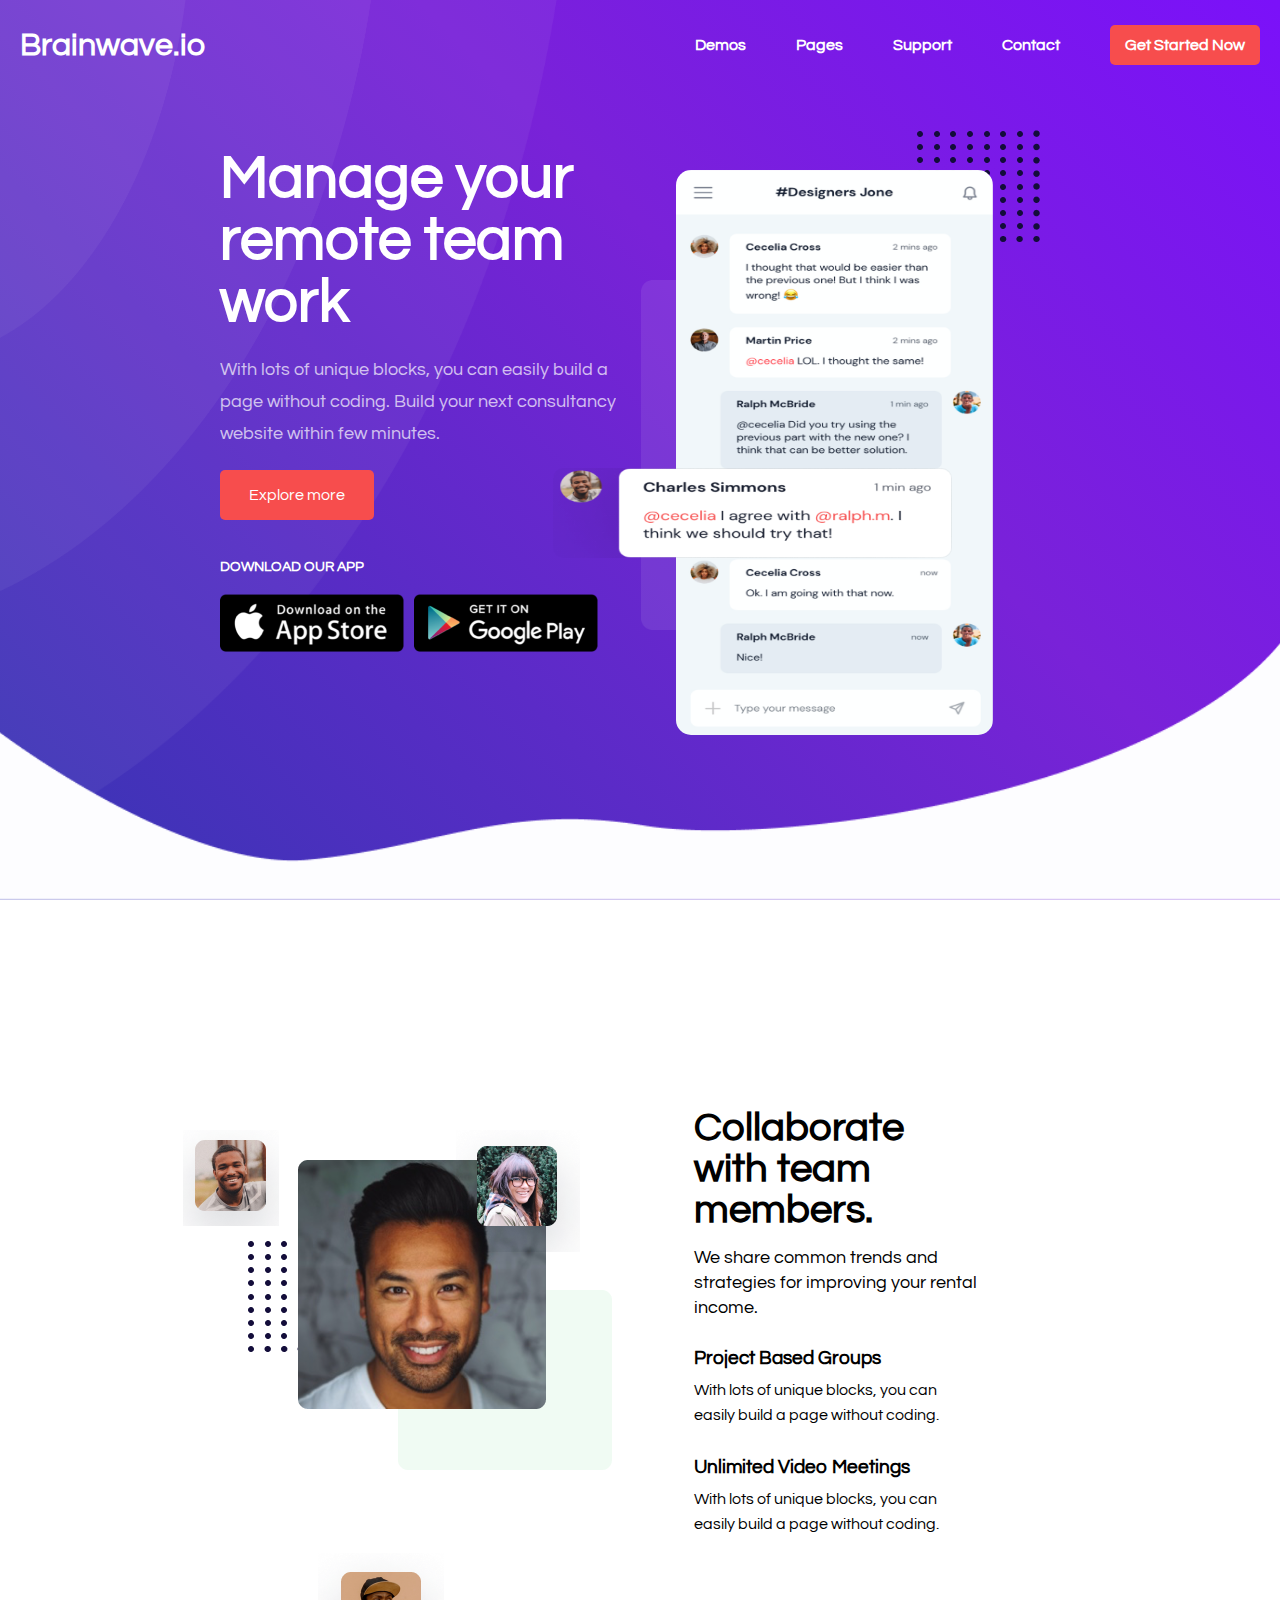
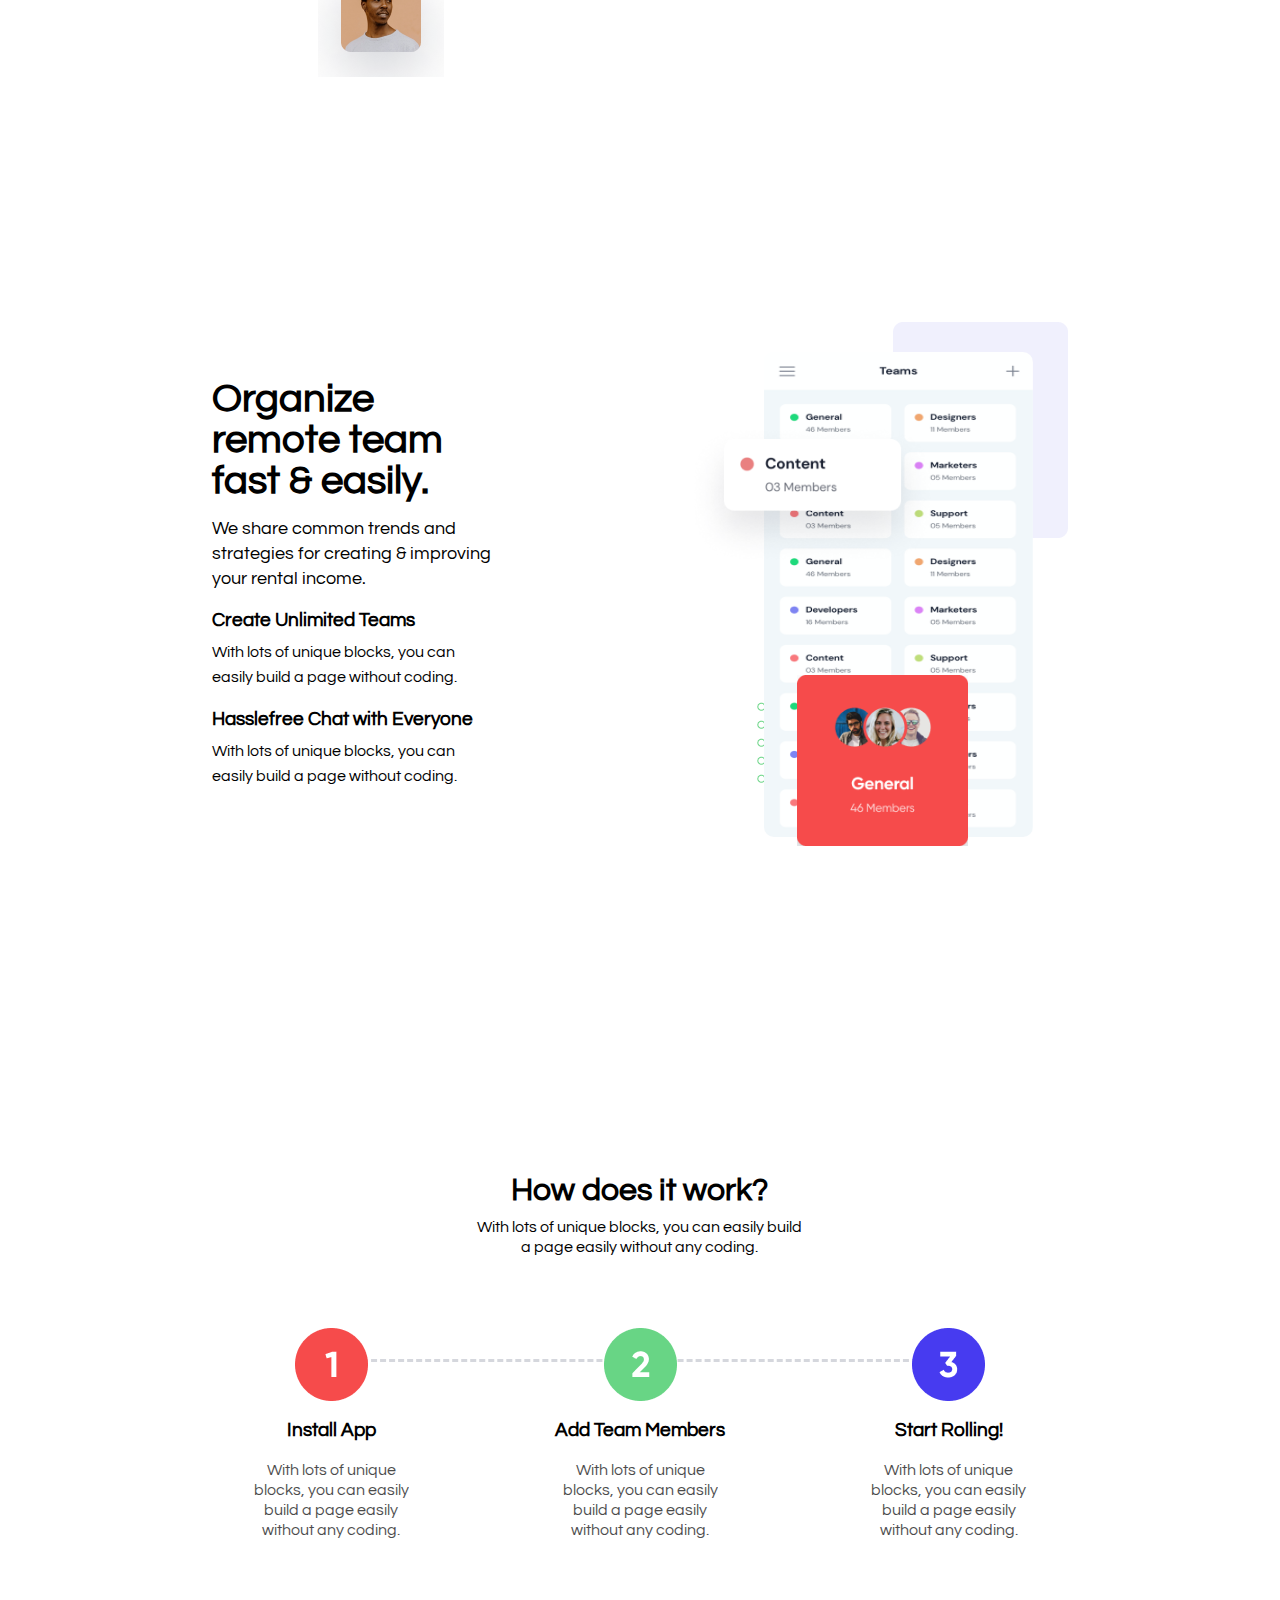
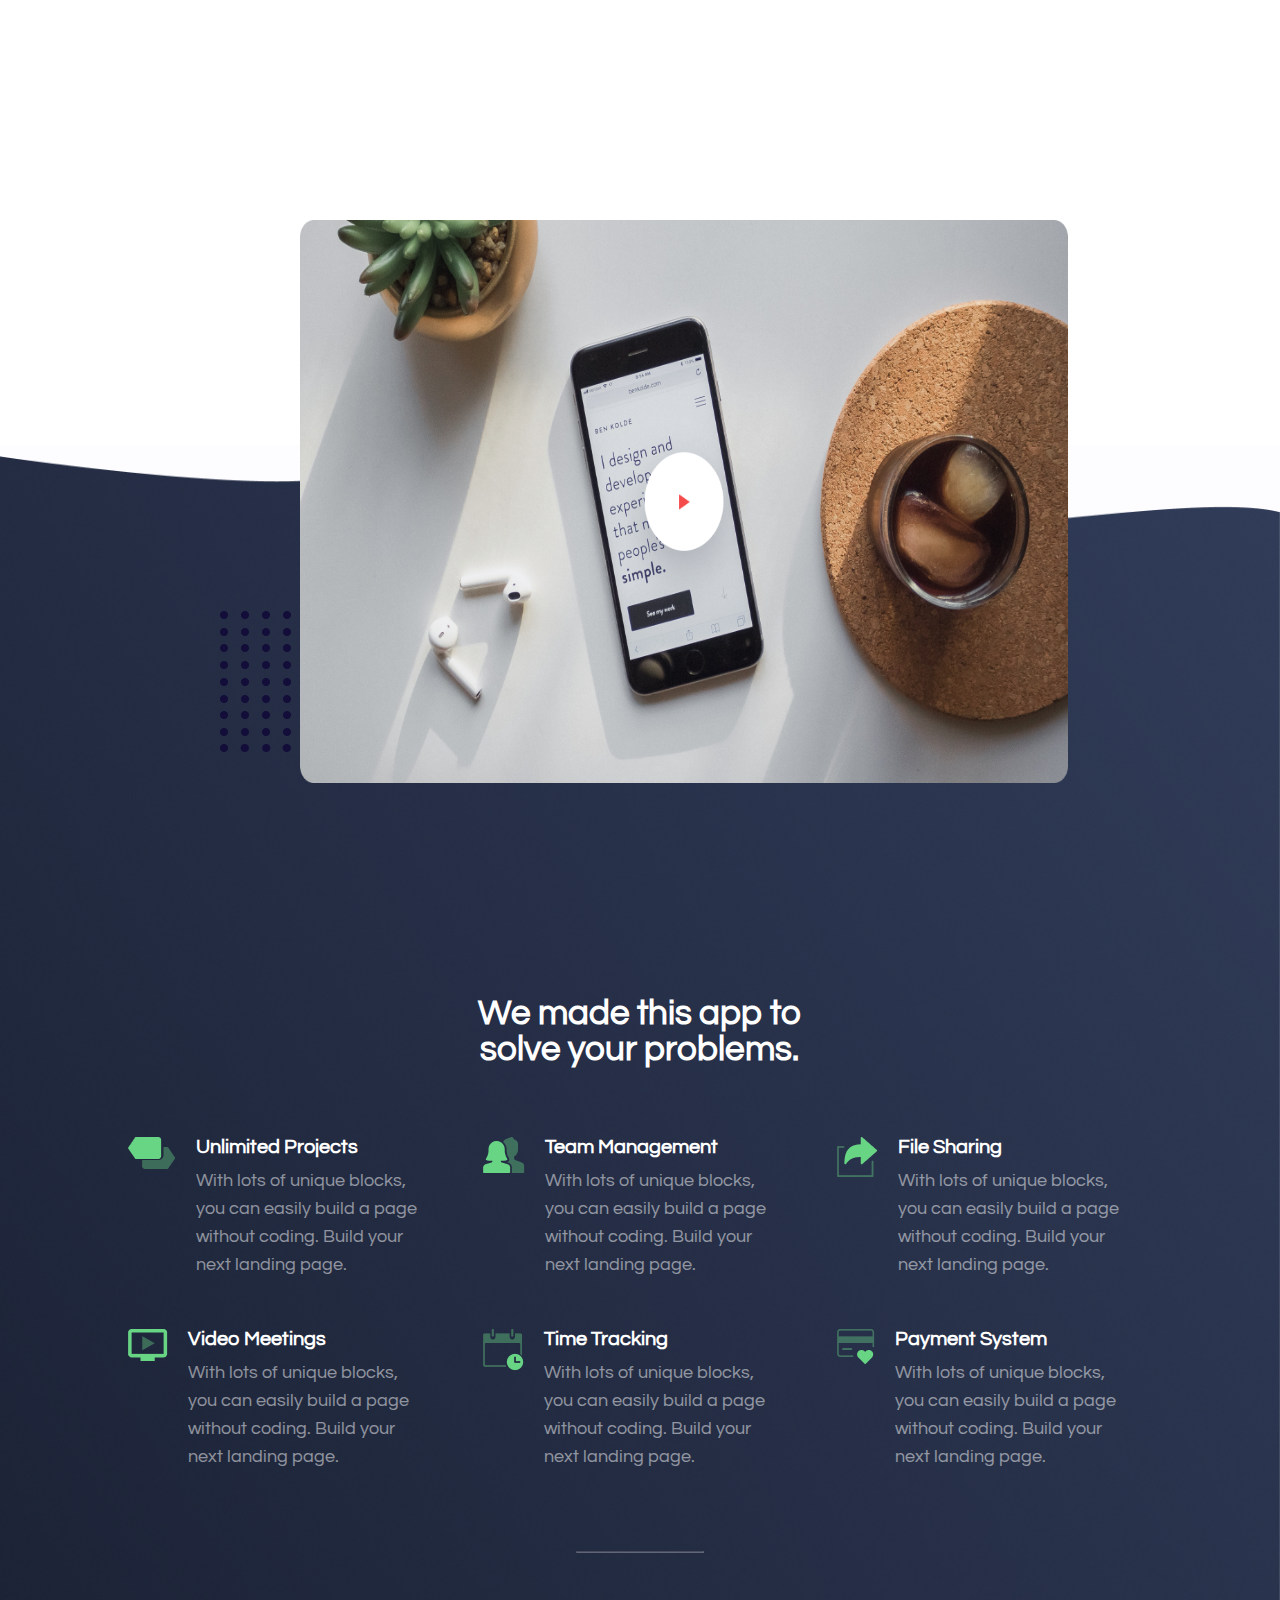
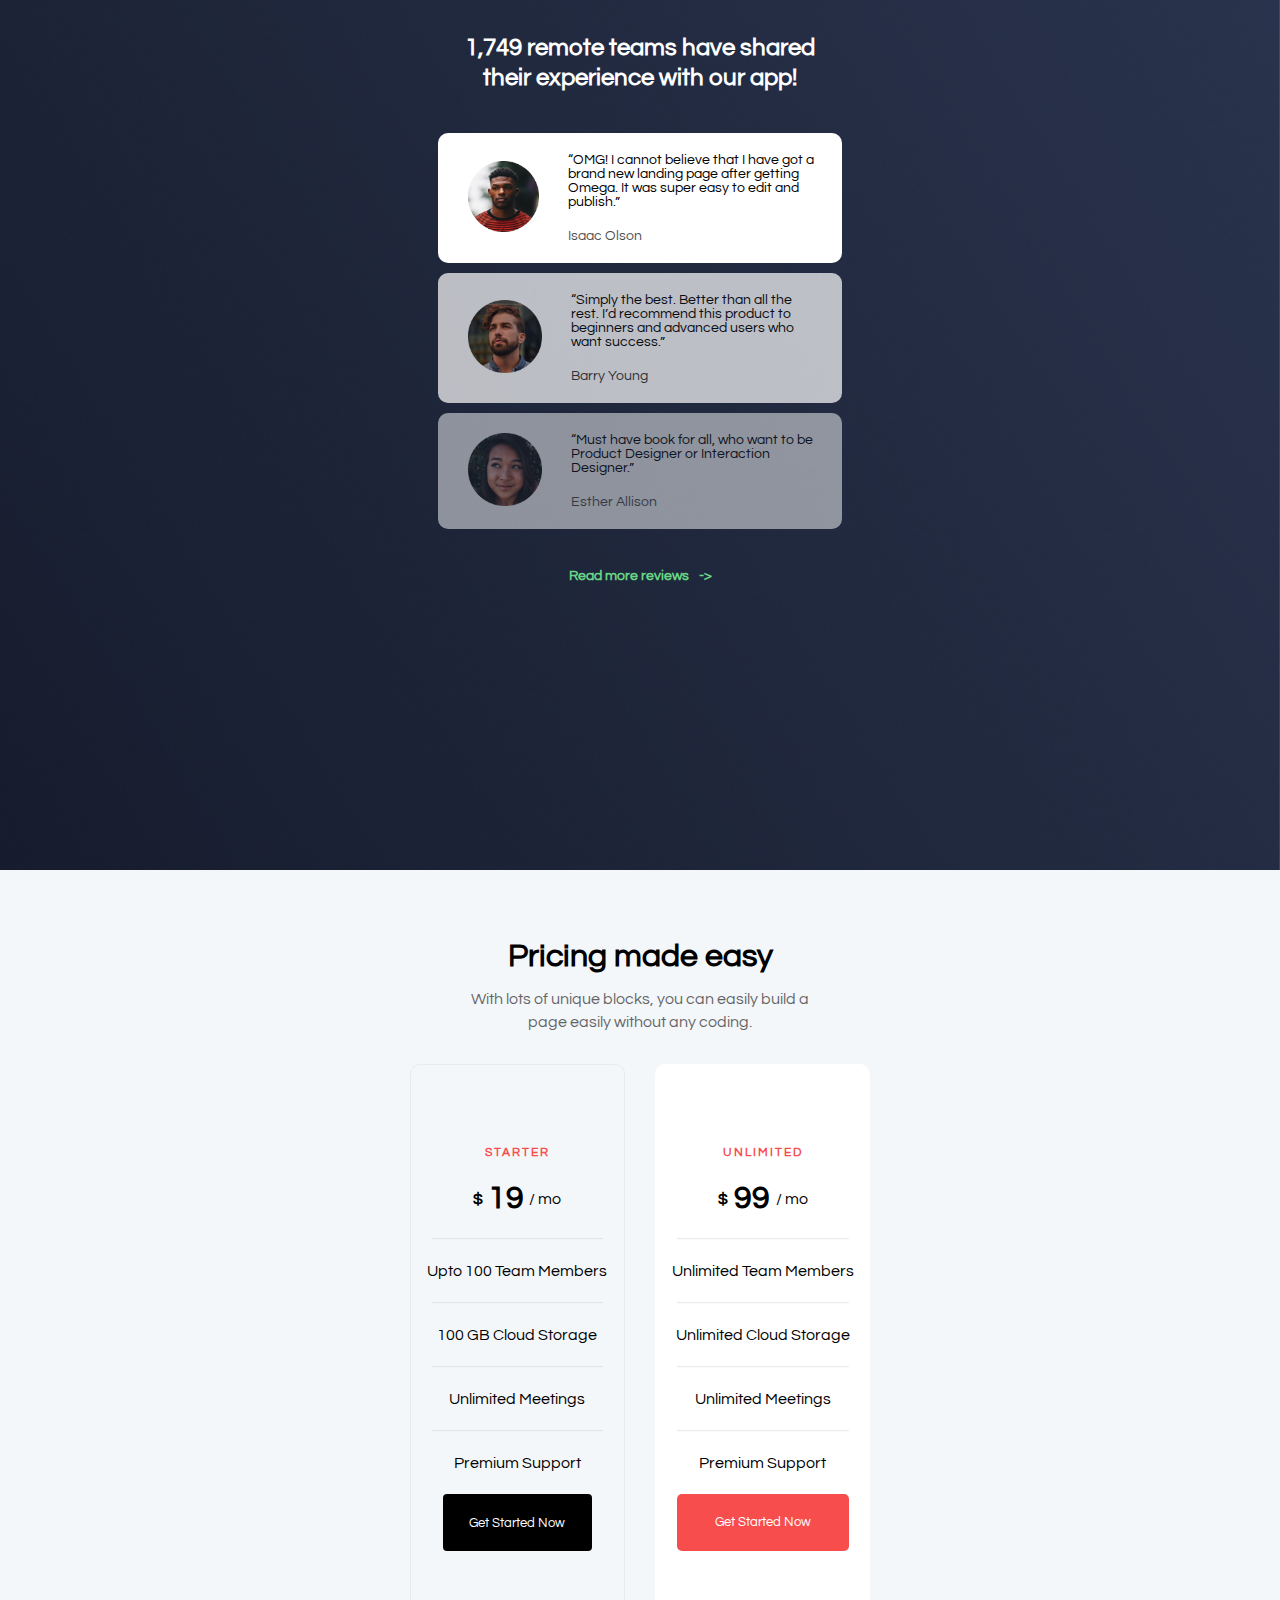
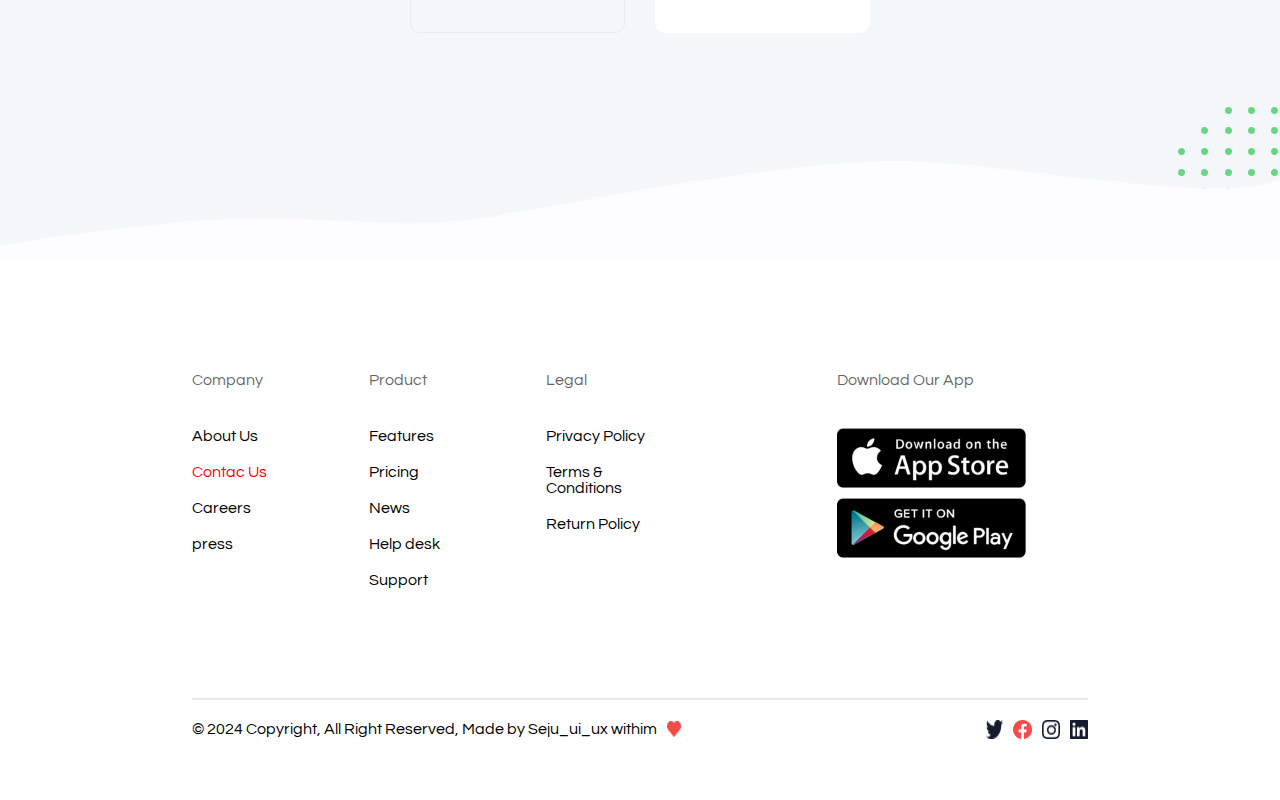
<file: index.html>
<!DOCTYPE html>
<html lang="en">

<head>
    <meta charset="UTF-8">
    <meta name="viewport" content="width=device-width, initial-scale=1.0">
    <title>Brainwave</title>
    <link rel="stylesheet" href="styles.css">

    <link rel="preconnect" href="https://fonts.googleapis.com">
    <link rel="preconnect" href="https://fonts.gstatic.com" crossorigin>
    <link
        href="https://fonts.googleapis.com/css2?family=Be+Vietnam+Pro:ital,wght@0,100;0,200;0,300;0,400;0,500;0,600;0,700;0,800;0,900;1,100;1,200;1,300;1,400;1,500;1,600;1,700;1,800;1,900&family=Manrope:wght@200..800&family=Pacifico&family=Questrial&display=swap"
        rel="stylesheet">
</head>

<body>
    <div class="container">
        <div class="circle-out">
            <img src="./Assests/Oval Copy 2.png" alt="">
        </div>
        <div class="circle-middle">
            <img src="./Assests/Oval Copy 2.png" alt="">
        </div>
        <div class="circle-in">
            <img src="./Assests/Oval Copy 2.png" alt="">
        </div>

        <nav class="navbar">
            <div class="logo">
                <h1><a href="#">Brainwave.io</a></h1>
            </div>
            <div class="menu">
                <ul class="nav-links">
                    <li><a href="#">Demos</a></li>
                    <li><a href="#">Pages</a></li>
                    <li><a href="#">Support</a></li>
                    <li><a href="#">Contact</a></li>
                    <li><a href="#"><button>Get Started Now</button></a></li>
                </ul>
            </div>

            <div class="burgar">
                <div class="line"></div>
                <div class="line"></div>
                <div class="line"></div>
            </div>
        </nav>

        <div class="hero">
            <div class="hero-left">
                <div class="hleft-top">
                    <h1>Manage your remote team work</h1>
                    <p>With lots of unique blocks, you can easily build a page without coding. Build your next
                        consultancy
                        website within few minutes.</p>
                    <button>Explore more</button>
                </div>
                <div class="hleft-bottom">
                    <p>DOWNLOAD OUR APP</p>
                    <div class="hero-apps">
                        <img src="./Assests/App Store.png" alt="" id="apple">
                        <img src="./Assests/Play Store.png" alt="" id="android">
                    </div>
                </div>
            </div>

            <div class="dottedbox">
                <img src="./Assests/Dots.png" alt="">
            </div>


            <div class="hero-right">
                <div class="transparentbox">
                    <img src="./Assests/Rectangle.png" alt="">
                </div>
                <div class="designerbox">
                    <img src="./Assests/App Single 01.png" alt="">
                </div>
                <div class="short-designerbox">
                    <img src="./Assests/new app single.png" alt="">
                </div>
            </div>
        </div>

        <div class="wave">
            <img src="./Assests/Wave (1).png" alt="">
        </div>
    </div>







    <div class="collaborate">
        <div class=" inner-collaborate">
            <div class="collaborate-images">
                <div class="dot-image">
                    <img src="./Assests/Dots (1).png" alt="">
                </div>
                <div class="Rectangle1">
                    <img src="./Assests/Rectangle (1).png" alt="">
                </div>
                <div class="Rectangle2">
                    <img src="./Assests/Rectangle (2).png" alt="">
                </div>
                <div class="Rectangle3">
                    <img src="./Assests/Rectangle Copy.png" alt="">
                </div>
                <div class="Rectangle4">
                    <img src="./Assests/Rectangle Copy 7.png" alt="">
                </div>
                <div class="Rectangle5">
                    <img src="./Assests/Rectangle Copy 2.png" alt="">
                </div>
            </div>

            <div class="collaborate-content">
                <div class="content-head">
                    <h1>Collaborate with team members.</h1>
                    <p>We share common trends and strategies for improving your rental income.</p>
                </div>
                <div class="content-body">
                    <div class="content-body1">
                        <h3 id="h31">Project Based Groups</h3>
                        <p>With lots of unique blocks, you can easily build a page without coding. </p>
                    </div>
                    <div class="content-body2">
                        <h3 id="h32">Unlimited Video Meetings</h3>
                        <p>With lots of unique blocks, you can easily build a page without coding. </p>
                    </div>
                </div>
            </div>
        </div>
    </div>








    <div class="organize">
        <div class="inner-organize">
            <div class="organize-left">
                <div class="organize-head">
                    <h1>Organize remote team fast & easily.</h1>
                    <p>We share common trends and strategies for creating & improving your rental income.</p>
                </div>
                <div class="organize-body">
                    <div class="organize-body1">
                        <h3>Create Unlimited Teams</h3>
                        <p>With lots of unique blocks, you can easily build a page without coding. </p>
                    </div>
                    <div class="organize-body1">
                        <h3>Hasslefree Chat with Everyone</h3>
                        <p>With lots of unique blocks, you can easily build a page without coding. </p>
                    </div>
                </div>
            </div>
            <div class="organize-right">
                <div class="org-transparent">
                    <img src="./Assests/Rectangle (3).png" alt="">
                </div>

                <div class="group">
                    <img src="./Assests/Group 101.png" alt="">
                </div>
                <div class="teams">
                    <img src="./Assests/App 02.png" alt="">
                </div>
                <div class="org-cont">
                    <img src="./Assests/app single 02.png" alt="">
                </div>
                <div class="red-box">
                    <img src="./Assests/Group 4.png" alt="">
                </div>
            </div>
        </div>
    </div>





    <div class="work">
        <div class="inner-work">
            <div class="work-head">
                <h1>How does it work?</h1>
                <p>With lots of unique blocks, you can easily build a page easily without any coding. </p>
            </div>
            <div class="work-body">
                <div class="line"> </div>
                <div class="boxes">
                    <div class="box">
                        <img src="./Assests/Number.png" alt="">
                        <h3>Install App</h3>
                        <p>With lots of unique blocks, you can easily build a page easily without any coding. </p>
                    </div>
                    <div class="box">
                        <img src="./Assests/Number (1).png" alt="">
                        <h3>Add Team Members</h3>
                        <p>With lots of unique blocks, you can easily build a page easily without any coding. </p>
                    </div>
                    <div class="box">
                        <img src="./Assests/Number (2).png" alt="">
                        <h3>Start Rolling!</h3>
                        <p>With lots of unique blocks, you can easily build a page easily without any coding. </p>
                    </div>
                </div>
            </div>
        </div>
    </div>






    <div class="problem">
        <img src="./Assests/BG (5).png" alt="" id="background">
        <img src="./Assests/Dots (2).png" alt="" id="dot">
        <img src="./Assests/VIdeo.png" alt="" id="video">
        <div class="problem-body">
            <div class="body-boxes">
                <div class="boxes-head">
                    <h1>We made this app to solve your problems.</h1>
                </div>
                <div class="inner-bodyboxes">
                    <div class="box1">
                        <div>
                            <img src="./Assests/roadmap.png" alt="">
                        </div>
                        <div class="content">
                            <h3>Unlimited Projects</h3>
                            <p>With lots of unique blocks, you can easily build a page without coding. Build your
                                next
                                landing page.</p>
                        </div>
                    </div>
                    <div class="box2">
                        <div>
                            <img src="./Assests/users-wm.png" alt="">
                        </div>
                        <div class="content">
                            <h3>Team Management</h3>
                            <p>With lots of unique blocks, you can easily build a page without coding. Build your
                                next
                                landing page.</p>
                        </div>
                    </div>
                    <div class="box3">
                        <div>
                            <img src="./Assests/share-91.png" alt="">
                        </div>
                        <div class="content">
                            <h3>File Sharing</h3>
                            <p>With lots of unique blocks, you can easily build a page without coding. Build your
                                next
                                landing page.</p>
                        </div>
                    </div>
                    <div class="box4">
                        <div>
                            <img src="./Assests/video_meeting.png" alt="">
                        </div>
                        <div class="content">
                            <h3>Video Meetings</h3>
                            <p>With lots of unique blocks, you can easily build a page without coding. Build your
                                next
                                landing page.</p>
                        </div>
                    </div>
                    <div class="box5">
                        <div>
                            <img src="./Assests/opening-times.png" alt="">
                        </div>
                        <div class="content">
                            <h3>Time Tracking</h3>
                            <p>With lots of unique blocks, you can easily build a page without coding. Build your
                                next
                                landing page.</p>
                        </div>
                    </div>
                    <div class="box6">
                        <div>
                            <img src="./Assests/card-favorite.png" alt="">
                        </div>
                        <div class="content">
                            <h3>Payment System</h3>
                            <p>With lots of unique blocks, you can easily build a page without coding. Build your
                                next landing page.</p>
                        </div>
                    </div>
                </div>
            </div>
            <div class="horizontal">
                <hr>
            </div>
            <div class="remote">
                <div class="remote-head">
                    <h2>1,749 remote teams have shared their experience with our app!</h3>
                </div>
                <div class="remote-boxes">
                    <div class="rbox1">
                        <div class="rboximg">
                            <img src="./Assests/Oval.png" alt="">
                        </div>
                        <div class="rbox-content">
                            <p class="top-p">“OMG! I cannot believe that I have got a brand new landing page after
                                getting
                                Omega. It was
                                super easy to edit and publish.”</p>
                            <p class="bottom-p" id="p1">Isaac Olson</p>
                        </div>
                    </div>
                    <div class="rbox2">
                        <div class="rboximg">
                            <img src="./Assests/Oval (1).png" alt="">
                        </div>
                        <div class="rbox-content">
                            <p class="top-p">“Simply the best. Better than all the rest. I’d recommend this product to
                                beginners and advanced users who want success.”</p>
                            <p class="bottom-p" id="p2">Barry Young</p>
                        </div>
                    </div>
                    <div class="rbox3">
                        <div class="rboximg">
                            <img src="./Assests/Oval (2).png" alt="">
                        </div>
                        <div class="rbox-content">
                            <p class="top-p">“Must have book for all, who want to be Product Designer or Interaction
                                Designer.”</p>
                            <p class="bottom-p" id="p3">Esther Allison</p>
                        </div>
                    </div>
                </div>
                <div class="rbuttons">
                    <button id="b1"><a href="#">Read more reviews</a></button>
                    <button><a href="#">-></a></button>
                </div>
            </div>

        </div>
    </div>






    <div class="price">
        <div class="price-bottom2">
            <img src="./Assests/Fill 1.png" alt="">
        </div>
        <div class="price-bottom1">
            <img src="./Assests/Wave 2 (1).png" alt="">
        </div>
        <div class="inner-price">
            <div class="inner-pricehead">
                <h1>Pricing made easy</h1>
                <p>With lots of unique blocks, you can easily build a page easily without any coding. </p>
            </div>
            <div class="inner-pricebody">
                <div class="inner-box1">
                    <p class="redp">STARTER</p>
                    <div class="daller">
                        <h4>$</h4>
                        <h1>19</h1>
                        <p>/ mo</p>
                    </div>
                    <hr>
                    <p>Upto 100 Team Members</p>
                    <hr>
                    <p>100 GB Cloud Storage</p>
                    <hr>
                    <p>Unlimited Meetings</p>
                    <hr>
                    <p>Premium Support</p>
                    <button>Get Started Now</button>
                </div>
                <div class="inner-box2">
                    <p class="redp">UNLIMITED</p>
                    <div class="daller">
                        <h4>$</h4>
                        <h1>99</h1>
                        <p>/ mo</p>
                    </div>
                    <hr>
                    <p>Unlimited Team Members</p>
                    <hr>
                    <p>Unlimited Cloud Storage</p>
                    <hr>
                    <p>Unlimited Meetings</p>
                    <hr>
                    <p>Premium Support</p>
                    <button>Get Started Now</button>
                </div>
            </div>
        </div>
    </div>






    <div class="footer">
        <div class="footer-top">
            <div class="top-left">
                <div class="topbox1">
                    <p class="box-head">Company</p>
                    <div class="inner-topbox1">
                        <p>About Us</p>
                        <p id="contact">Contac Us</p>
                        <p>Careers</p>
                        <p>press</p>
                    </div>
                </div>
                <div class="topbox2">
                    <p class="box-head">Product</p>
                    <div class="inner-topbox2">
                        <p>Features</p>
                        <p>Pricing</p>
                        <p>News</p>
                        <p>Help desk</p>
                        <p>Support</p>
                    </div>
                </div>
                <div class="topbox3">
                    <p class="box-head">Legal</p>
                    <div class="inner-topbox3">
                        <p>Privacy Policy</p>
                        <p>Terms & Conditions</p>
                        <p>Return Policy</p>
                    </div>
                </div>
            </div>
            <div class="top-right">
                <p class="box-head">Download Our App</p>
                <div class=" rightbox">
                    <img src="./Assests/App Store (1).png" alt="">
                    <img src="./Assests/Play Store (1).png" alt="">
                </div>
            </div>
        </div>
        <!-- <div class="foot-line">
            <hr>
        </div> -->
        <div class="footer-bottom">
            <div class="bottom-left">
                <p>© 2024 Copyright, All Right Reserved, Made by Seju_ui_ux withim</p>
                <img src="./Assests/Path.png" alt="">
            </div>
            <div class="bottom-right">
                <img src="./Assests/Path (1).png" alt="">
                <img src="./Assests/Path (2).png" alt="">
                <img src="./Assests/logo-instagram.png" alt="">
                <img src="./Assests/Shape.png" alt="">
            </div>
        </div>
    </div>

</body>

</html>
</file>
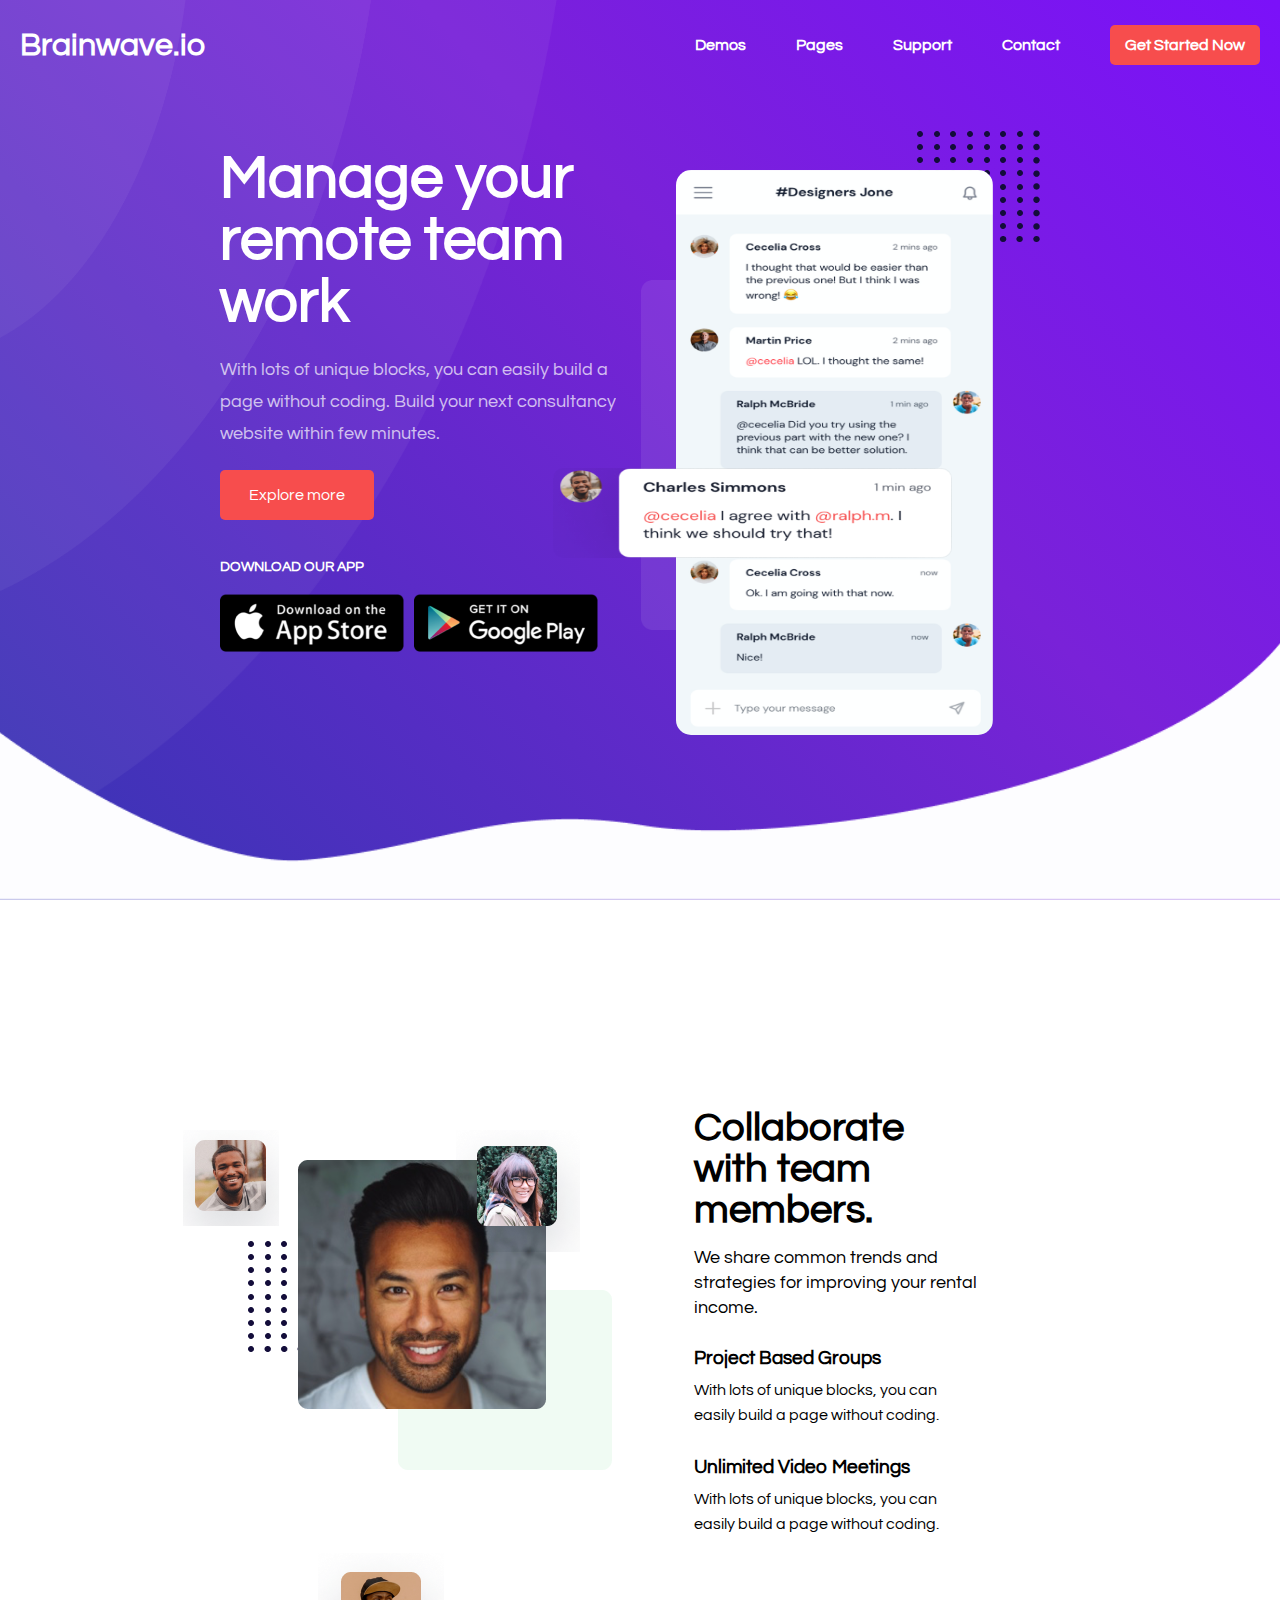
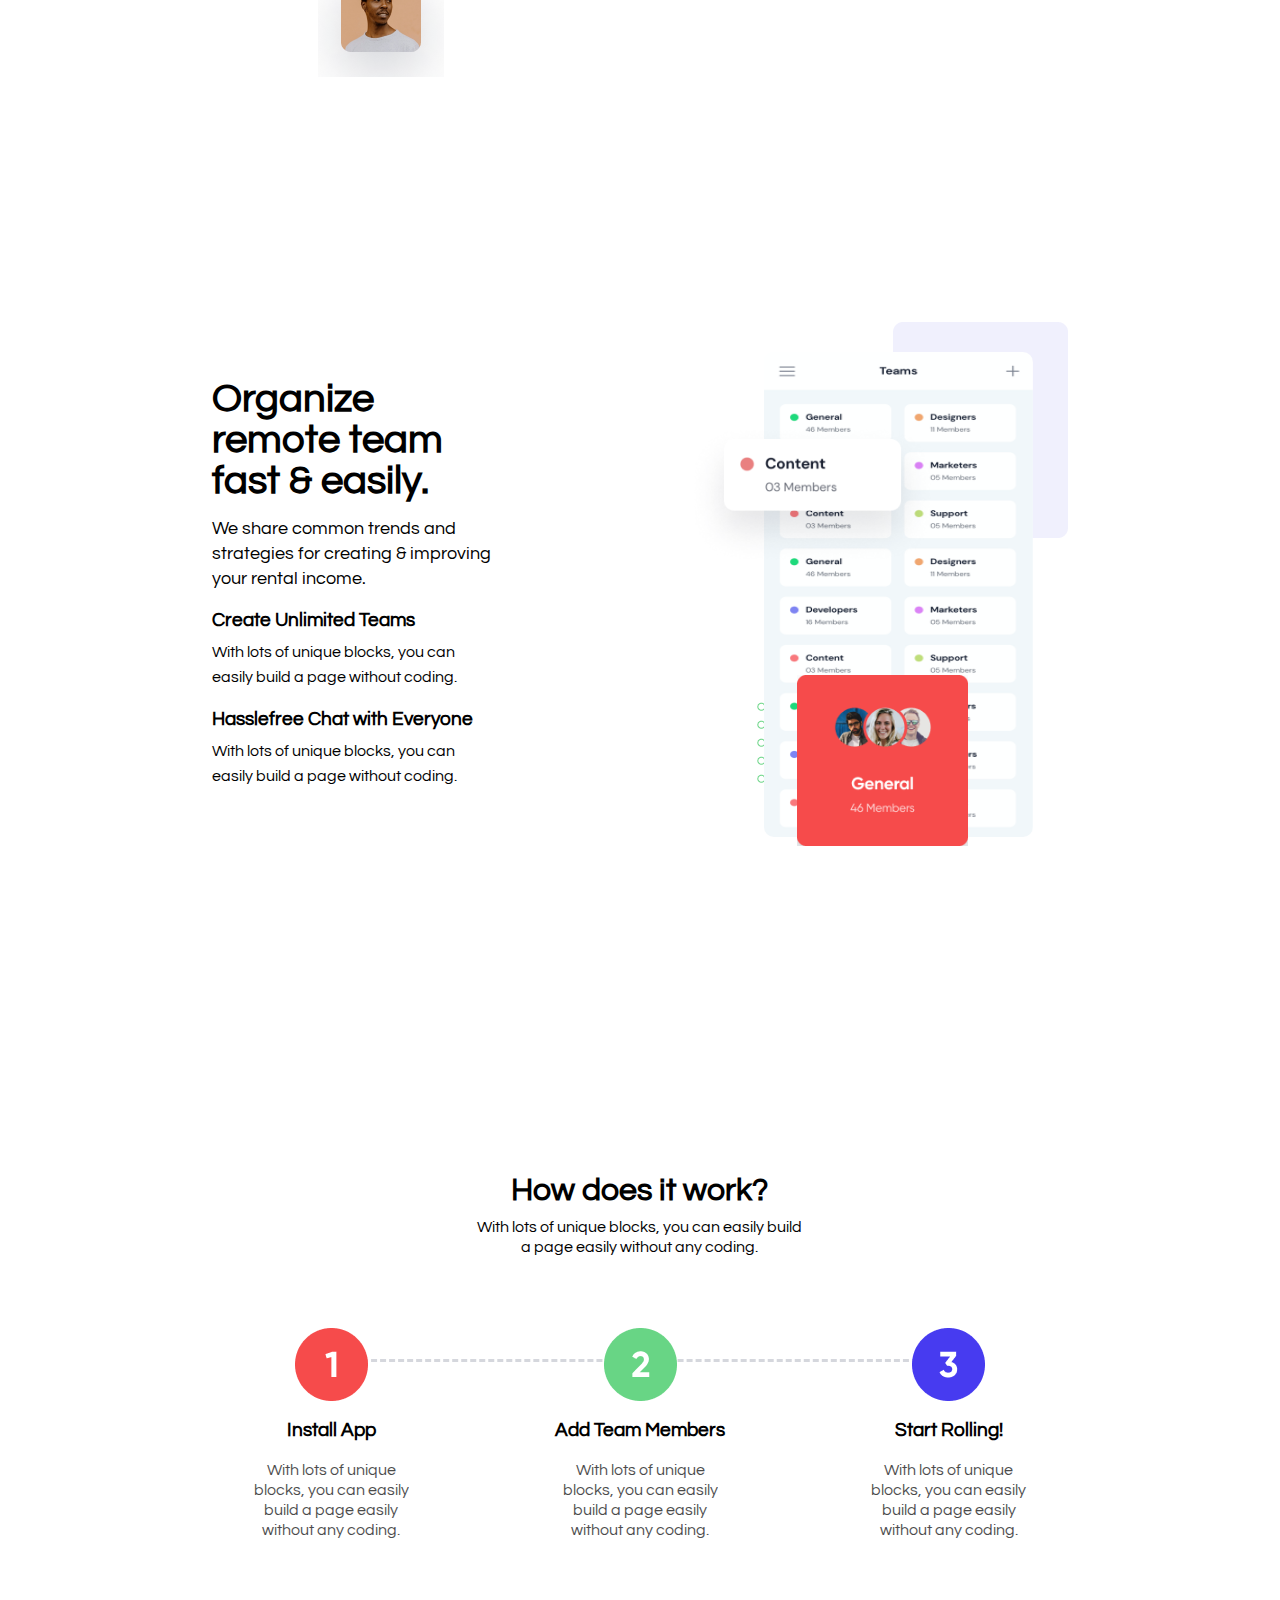
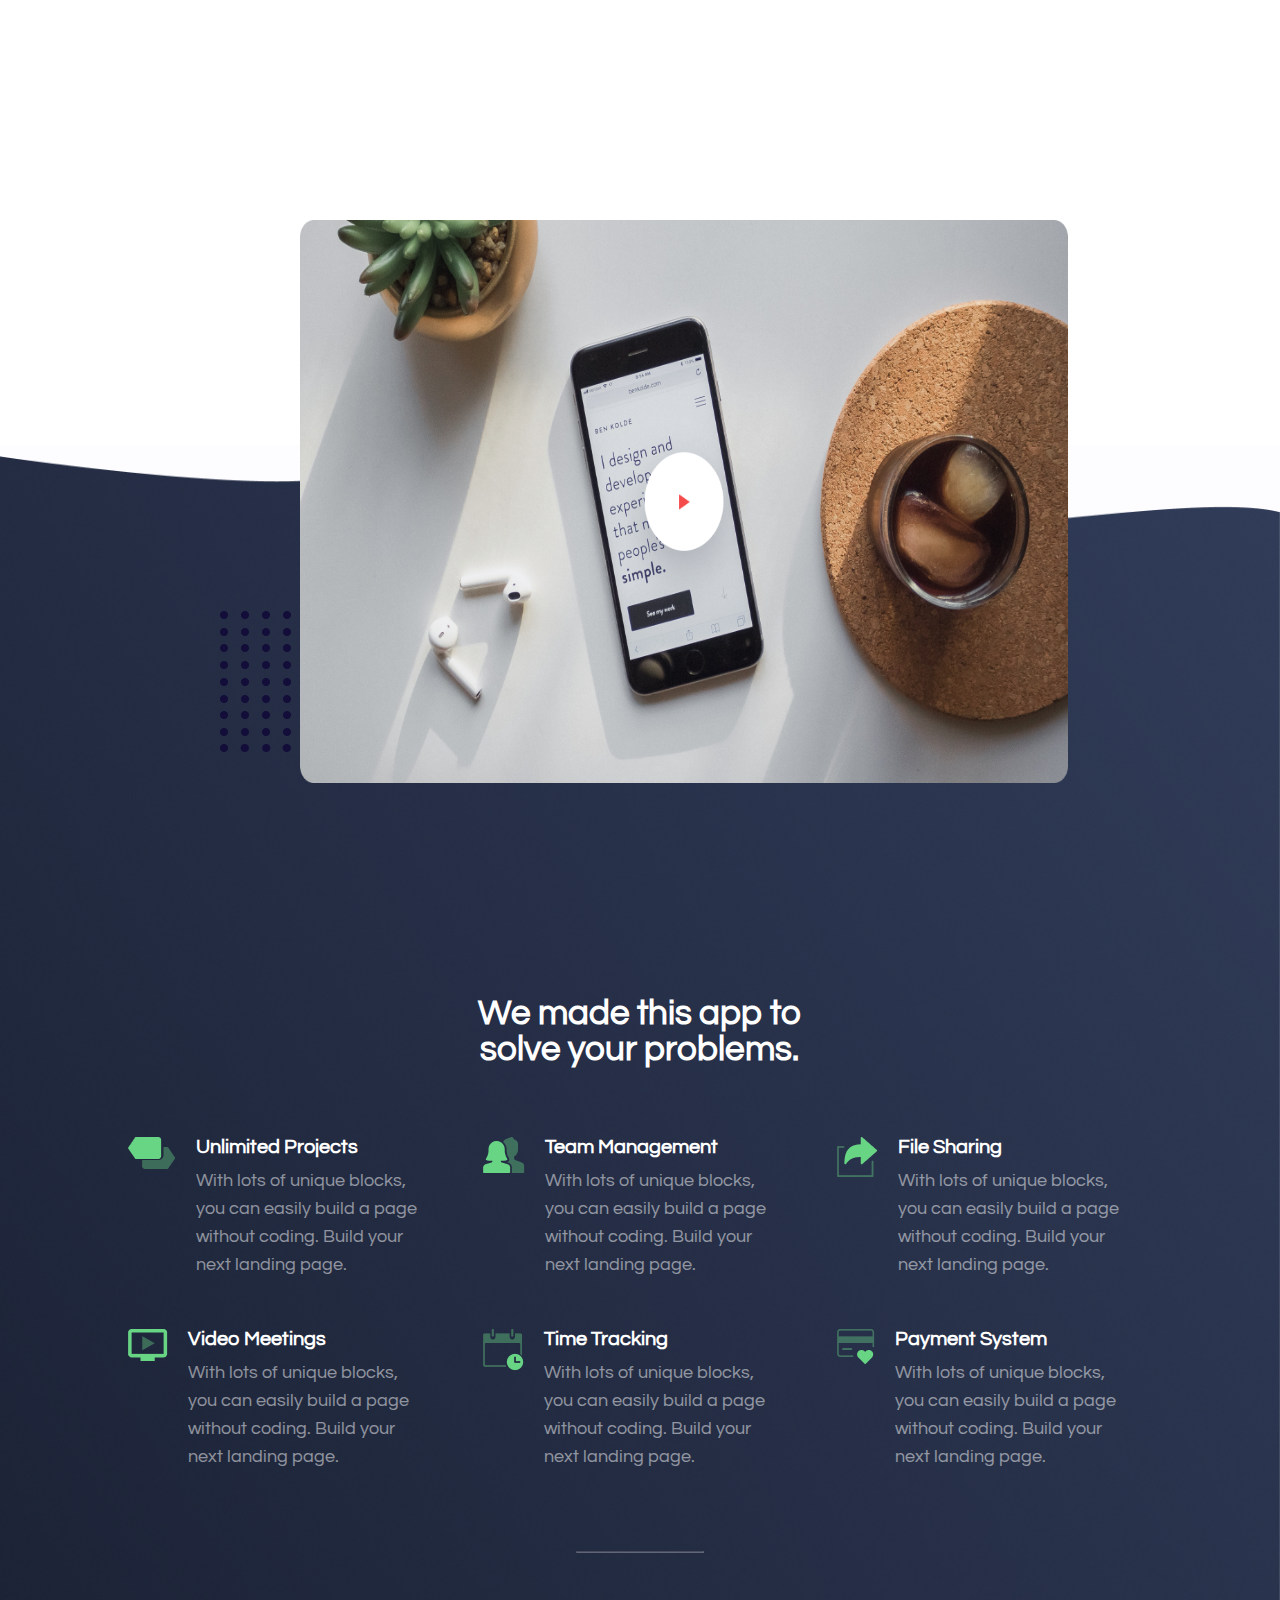
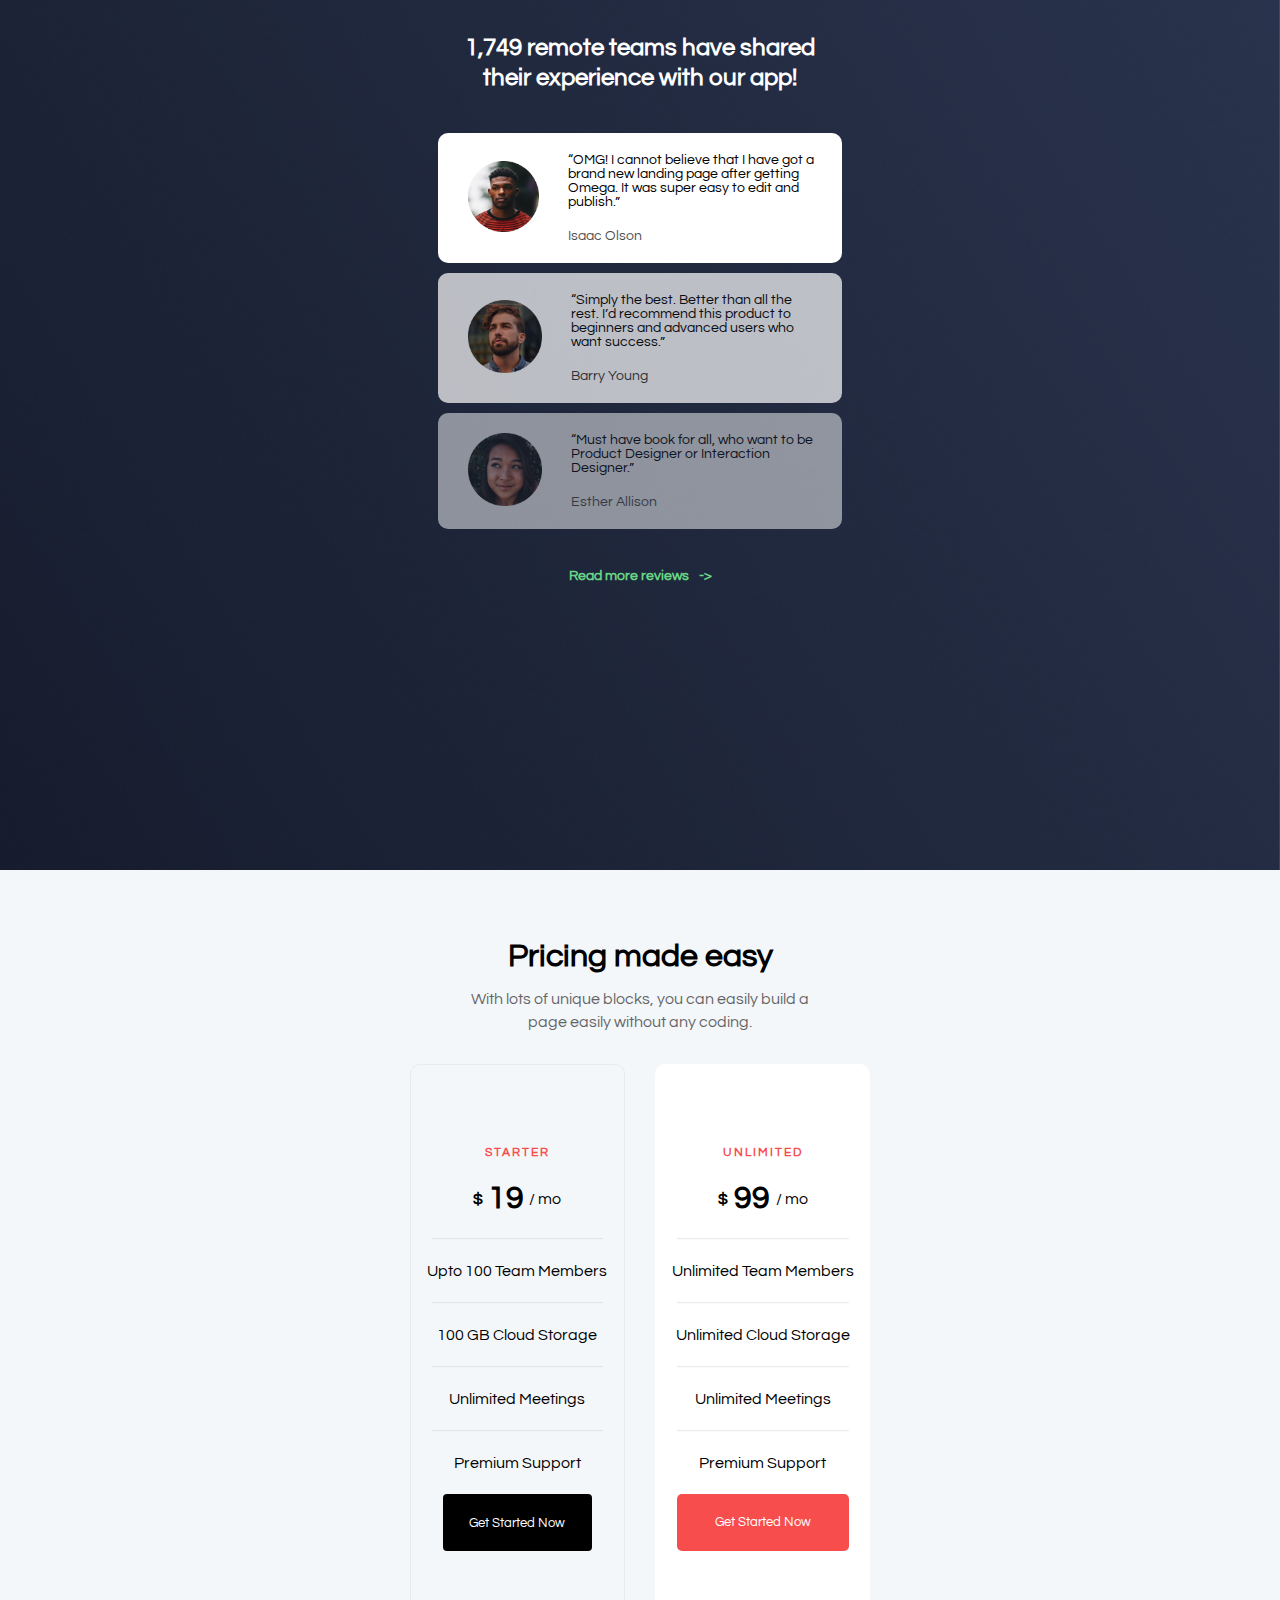
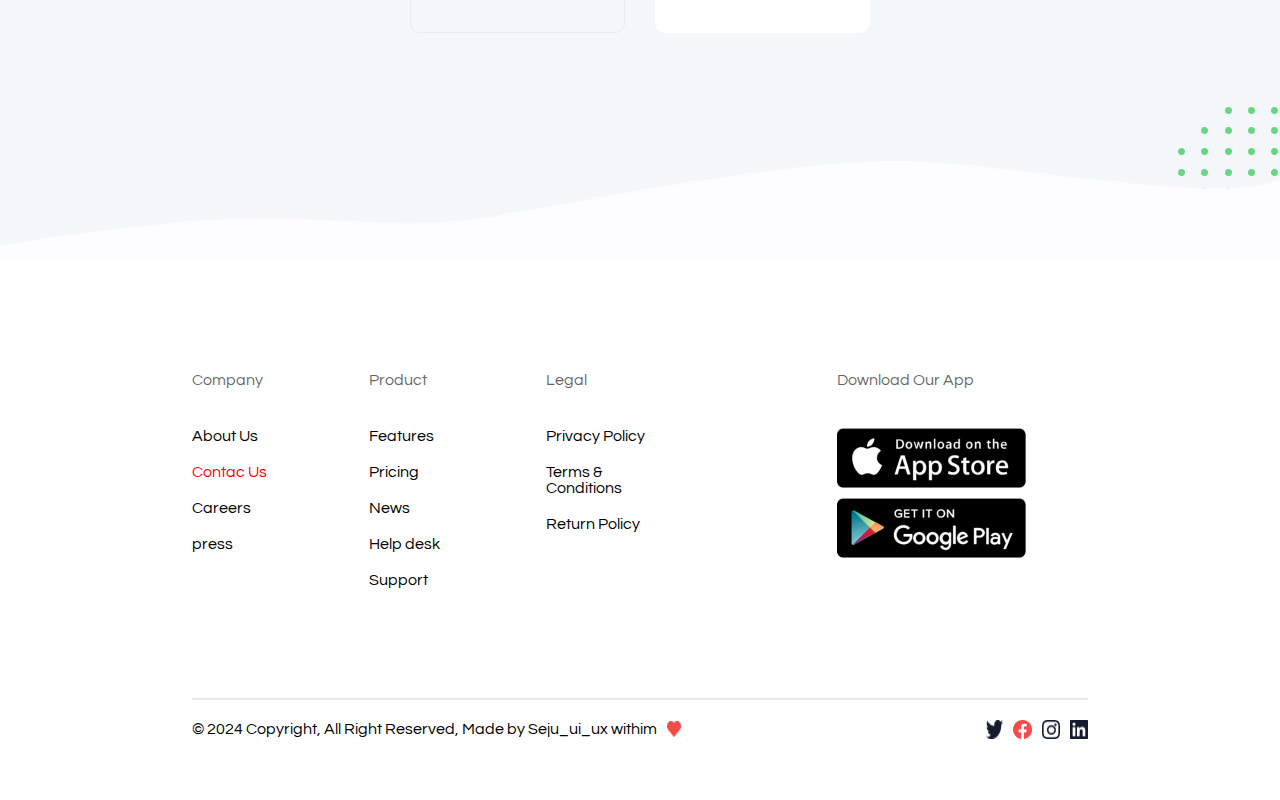
<file: Mtask4.html>
<!DOCTYPE html>
<html lang="en">

<head>
    <meta charset="UTF-8">
    <meta name="viewport" content="width=device-width, initial-scale=1.0">
    <title>Brainwave</title>
    <link rel="stylesheet" href="Mtask4.css">

    <link rel="preconnect" href="https://fonts.googleapis.com">
    <link rel="preconnect" href="https://fonts.gstatic.com" crossorigin>
    <link
        href="https://fonts.googleapis.com/css2?family=Be+Vietnam+Pro:ital,wght@0,100;0,200;0,300;0,400;0,500;0,600;0,700;0,800;0,900;1,100;1,200;1,300;1,400;1,500;1,600;1,700;1,800;1,900&family=Manrope:wght@200..800&family=Pacifico&family=Questrial&display=swap"
        rel="stylesheet">
</head>

<body>
    <div class="container">
        <div class="circle-out">
            <img src="./Assests/Oval Copy 2.png" alt="">
        </div>
        <div class="circle-middle">
            <img src="./Assests/Oval Copy 2.png" alt="">
        </div>
        <div class="circle-in">
            <img src="./Assests/Oval Copy 2.png" alt="">
        </div>

        <nav class="navbar">
            <div class="logo">
                <h1><a href="#">Brainwave.io</a></h1>
            </div>
            <div class="menu">
                <ul class="nav-links">
                    <li><a href="#">Demos</a></li>
                    <li><a href="#">Pages</a></li>
                    <li><a href="#">Support</a></li>
                    <li><a href="#">Contact</a></li>
                    <li><a href="#"><button>Get Started Now</button></a></li>
                </ul>
            </div>

            <div class="burgar">
                <div class="line"></div>
                <div class="line"></div>
                <div class="line"></div>
            </div>
        </nav>

        <div class="hero">
            <div class="hero-left">
                <div class="hleft-top">
                    <h1>Manage your remote team work</h1>
                    <p>With lots of unique blocks, you can easily build a page without coding. Build your next
                        consultancy
                        website within few minutes.</p>
                    <button>Explore more</button>
                </div>
                <div class="hleft-bottom">
                    <p>DOWNLOAD OUR APP</p>
                    <div class="hero-apps">
                        <img src="./Assests/App Store.png" alt="" id="apple">
                        <img src="./Assests/Play Store.png" alt="" id="android">
                    </div>
                </div>
            </div>

            <div class="dottedbox">
                <img src="./Assests/Dots.png" alt="">
            </div>


            <div class="hero-right">
                <div class="transparentbox">
                    <img src="./Assests/Rectangle.png" alt="">
                </div>
                <div class="designerbox">
                    <img src="./Assests/App Single 01.png" alt="">
                </div>
                <div class="short-designerbox">
                    <img src="./Assests/new app single.png" alt="">
                </div>
            </div>
        </div>

        <div class="wave">
            <img src="./Assests/Wave (1).png" alt="">
        </div>
    </div>







    <div class="collaborate">
        <div class=" inner-collaborate">
            <div class="collaborate-images">
                <div class="dot-image">
                    <img src="./Assests/Dots (1).png" alt="">
                </div>
                <div class="Rectangle1">
                    <img src="./Assests/Rectangle (1).png" alt="">
                </div>
                <div class="Rectangle2">
                    <img src="./Assests/Rectangle (2).png" alt="">
                </div>
                <div class="Rectangle3">
                    <img src="./Assests/Rectangle Copy.png" alt="">
                </div>
                <div class="Rectangle4">
                    <img src="./Assests/Rectangle Copy 7.png" alt="">
                </div>
                <div class="Rectangle5">
                    <img src="./Assests/Rectangle Copy 2.png" alt="">
                </div>
            </div>

            <div class="collaborate-content">
                <div class="content-head">
                    <h1>Collaborate with team members.</h1>
                    <p>We share common trends and strategies for improving your rental income.</p>
                </div>
                <div class="content-body">
                    <div class="content-body1">
                        <h3 id="h31">Project Based Groups</h3>
                        <p>With lots of unique blocks, you can easily build a page without coding. </p>
                    </div>
                    <div class="content-body2">
                        <h3 id="h32">Unlimited Video Meetings</h3>
                        <p>With lots of unique blocks, you can easily build a page without coding. </p>
                    </div>
                </div>
            </div>
        </div>
    </div>








    <div class="organize">
        <div class="inner-organize">
            <div class="organize-left">
                <div class="organize-head">
                    <h1>Organize remote team fast & easily.</h1>
                    <p>We share common trends and strategies for creating & improving your rental income.</p>
                </div>
                <div class="organize-body">
                    <div class="organize-body1">
                        <h3>Create Unlimited Teams</h3>
                        <p>With lots of unique blocks, you can easily build a page without coding. </p>
                    </div>
                    <div class="organize-body1">
                        <h3>Hasslefree Chat with Everyone</h3>
                        <p>With lots of unique blocks, you can easily build a page without coding. </p>
                    </div>
                </div>
            </div>
            <div class="organize-right">
                <div class="org-transparent">
                    <img src="./Assests/Rectangle (3).png" alt="">
                </div>

                <div class="group">
                    <img src="./Assests/Group 101.png" alt="">
                </div>
                <div class="teams">
                    <img src="./Assests/App 02.png" alt="">
                </div>
                <div class="org-cont">
                    <img src="./Assests/app single 02.png" alt="">
                </div>
                <div class="red-box">
                    <img src="./Assests/Group 4.png" alt="">
                </div>
            </div>
        </div>
    </div>





    <div class="work">
        <div class="inner-work">
            <div class="work-head">
                <h1>How does it work?</h1>
                <p>With lots of unique blocks, you can easily build a page easily without any coding. </p>
            </div>
            <div class="work-body">
                <div class="line"> </div>
                <div class="boxes">
                    <div class="box">
                        <img src="./Assests/Number.png" alt="">
                        <h3>Install App</h3>
                        <p>With lots of unique blocks, you can easily build a page easily without any coding. </p>
                    </div>
                    <div class="box">
                        <img src="./Assests/Number (1).png" alt="">
                        <h3>Add Team Members</h3>
                        <p>With lots of unique blocks, you can easily build a page easily without any coding. </p>
                    </div>
                    <div class="box">
                        <img src="./Assests/Number (2).png" alt="">
                        <h3>Start Rolling!</h3>
                        <p>With lots of unique blocks, you can easily build a page easily without any coding. </p>
                    </div>
                </div>
            </div>
        </div>
    </div>






    <div class="problem">
        <img src="./Assests/BG (5).png" alt="" id="background">
        <img src="./Assests/Dots (2).png" alt="" id="dot">
        <img src="./Assests/VIdeo.png" alt="" id="video">
        <div class="problem-body">
            <div class="body-boxes">
                <div class="boxes-head">
                    <h1>We made this app to solve your problems.</h1>
                </div>
                <div class="inner-bodyboxes">
                    <div class="box1">
                        <div>
                            <img src="./Assests/roadmap.png" alt="">
                        </div>
                        <div class="content">
                            <h3>Unlimited Projects</h3>
                            <p>With lots of unique blocks, you can easily build a page without coding. Build your
                                next
                                landing page.</p>
                        </div>
                    </div>
                    <div class="box2">
                        <div>
                            <img src="./Assests/users-wm.png" alt="">
                        </div>
                        <div class="content">
                            <h3>Team Management</h3>
                            <p>With lots of unique blocks, you can easily build a page without coding. Build your
                                next
                                landing page.</p>
                        </div>
                    </div>
                    <div class="box3">
                        <div>
                            <img src="./Assests/share-91.png" alt="">
                        </div>
                        <div class="content">
                            <h3>File Sharing</h3>
                            <p>With lots of unique blocks, you can easily build a page without coding. Build your
                                next
                                landing page.</p>
                        </div>
                    </div>
                    <div class="box4">
                        <div>
                            <img src="./Assests/video_meeting.png" alt="">
                        </div>
                        <div class="content">
                            <h3>Video Meetings</h3>
                            <p>With lots of unique blocks, you can easily build a page without coding. Build your
                                next
                                landing page.</p>
                        </div>
                    </div>
                    <div class="box5">
                        <div>
                            <img src="./Assests/opening-times.png" alt="">
                        </div>
                        <div class="content">
                            <h3>Time Tracking</h3>
                            <p>With lots of unique blocks, you can easily build a page without coding. Build your
                                next
                                landing page.</p>
                        </div>
                    </div>
                    <div class="box6">
                        <div>
                            <img src="./Assests/card-favorite.png" alt="">
                        </div>
                        <div class="content">
                            <h3>Payment System</h3>
                            <p>With lots of unique blocks, you can easily build a page without coding. Build your
                                next landing page.</p>
                        </div>
                    </div>
                </div>
            </div>
            <div class="horizontal">
                <hr>
            </div>
            <div class="remote">
                <div class="remote-head">
                    <h2>1,749 remote teams have shared their experience with our app!</h3>
                </div>
                <div class="remote-boxes">
                    <div class="rbox1">
                        <div class="rboximg">
                            <img src="./Assests/Oval.png" alt="">
                        </div>
                        <div class="rbox-content">
                            <p class="top-p">“OMG! I cannot believe that I have got a brand new landing page after
                                getting
                                Omega. It was
                                super easy to edit and publish.”</p>
                            <p class="bottom-p" id="p1">Isaac Olson</p>
                        </div>
                    </div>
                    <div class="rbox2">
                        <div class="rboximg">
                            <img src="./Assests/Oval (1).png" alt="">
                        </div>
                        <div class="rbox-content">
                            <p class="top-p">“Simply the best. Better than all the rest. I’d recommend this product to
                                beginners and advanced users who want success.”</p>
                            <p class="bottom-p" id="p2">Barry Young</p>
                        </div>
                    </div>
                    <div class="rbox3">
                        <div class="rboximg">
                            <img src="./Assests/Oval (2).png" alt="">
                        </div>
                        <div class="rbox-content">
                            <p class="top-p">“Must have book for all, who want to be Product Designer or Interaction
                                Designer.”</p>
                            <p class="bottom-p" id="p3">Esther Allison</p>
                        </div>
                    </div>
                </div>
                <div class="rbuttons">
                    <button id="b1"><a href="#">Read more reviews</a></button>
                    <button><a href="#">-></a></button>
                </div>
            </div>

        </div>
    </div>






    <div class="price">
        <div class="price-bottom2">
            <img src="./Assests/Fill 1.png" alt="">
        </div>
        <div class="price-bottom1">
            <img src="./Assests/Wave 2 (1).png" alt="">
        </div>
        <div class="inner-price">
            <div class="inner-pricehead">
                <h1>Pricing made easy</h1>
                <p>With lots of unique blocks, you can easily build a page easily without any coding. </p>
            </div>
            <div class="inner-pricebody">
                <div class="inner-box1">
                    <p class="redp">STARTER</p>
                    <div class="daller">
                        <h4>$</h4>
                        <h1>19</h1>
                        <p>/ mo</p>
                    </div>
                    <hr>
                    <p>Upto 100 Team Members</p>
                    <hr>
                    <p>100 GB Cloud Storage</p>
                    <hr>
                    <p>Unlimited Meetings</p>
                    <hr>
                    <p>Premium Support</p>
                    <button>Get Started Now</button>
                </div>
                <div class="inner-box2">
                    <p class="redp">UNLIMITED</p>
                    <div class="daller">
                        <h4>$</h4>
                        <h1>99</h1>
                        <p>/ mo</p>
                    </div>
                    <hr>
                    <p>Unlimited Team Members</p>
                    <hr>
                    <p>Unlimited Cloud Storage</p>
                    <hr>
                    <p>Unlimited Meetings</p>
                    <hr>
                    <p>Premium Support</p>
                    <button>Get Started Now</button>
                </div>
            </div>
        </div>
    </div>






    <div class="footer">
        <div class="footer-top">
            <div class="top-left">
                <div class="topbox1">
                    <p class="box-head">Company</p>
                    <div class="inner-topbox1">
                        <p>About Us</p>
                        <p id="contact">Contac Us</p>
                        <p>Careers</p>
                        <p>press</p>
                    </div>
                </div>
                <div class="topbox2">
                    <p class="box-head">Product</p>
                    <div class="inner-topbox2">
                        <p>Features</p>
                        <p>Pricing</p>
                        <p>News</p>
                        <p>Help desk</p>
                        <p>Support</p>
                    </div>
                </div>
                <div class="topbox3">
                    <p class="box-head">Legal</p>
                    <div class="inner-topbox3">
                        <p>Privacy Policy</p>
                        <p>Terms & Conditions</p>
                        <p>Return Policy</p>
                    </div>
                </div>
            </div>
            <div class="top-right">
                <p class="box-head">Download Our App</p>
                <div class=" rightbox">
                    <img src="./Assests/App Store (1).png" alt="">
                    <img src="./Assests/Play Store (1).png" alt="">
                </div>
            </div>
        </div>
        <!-- <div class="foot-line">
            <hr>
        </div> -->
        <div class="footer-bottom">
            <div class="bottom-left">
                <p>© 2024 Copyright, All Right Reserved, Made by Seju_ui_ux withim</p>
                <img src="./Assests/Path.png" alt="">
            </div>
            <div class="bottom-right">
                <img src="./Assests/Path (1).png" alt="">
                <img src="./Assests/Path (2).png" alt="">
                <img src="./Assests/logo-instagram.png" alt="">
                <img src="./Assests/Shape.png" alt="">
            </div>
        </div>
    </div>

</body>

</html>
</file>
<file: styles.css>
/* Questrial */
* {
    padding: 0;
    margin: 0;
    box-sizing: border-box;
    font-family: Questrial;
    /* border: 1px solid; */
}

.container {
    width: 100%;
    height: auto;
    /* background-color: blue; */
    /* background-color: linear-gradient( #7B11F9 , #7922D8 , #3636B2); */
    background: linear-gradient(225.17deg, #7B11F9 0.3%, #7922D8 39.59%, #3636B2 100%);
    position: relative;

}

.circle-out img {
    height: 100%;
    width: 45%;
    position: absolute;
}

.circle-middle img {
    height: 70%;
    width: 30%;
    position: absolute;
}

.circle-in img {
    height: 40%;
    width: 15%;
    position: absolute;

}

.wave img {
    height: 30%;
    width: 100%;
    position: absolute;
    bottom: 0px;
    border: none;

}








/* ========================= navbar ========================= */
.navbar {
    height: 10vh;
    width: 100%;
    display: flex;
    justify-content: space-between;
    align-items: center;
    color: white;
    padding: 0px 20px;
    /* background-color: aqua; */
}

.navbar .burgar {
    display: none;
}

a {
    text-decoration: none;

}

li {
    list-style: none;
}

.navbar .logo {
    display: flex;
    justify-content: center;
    align-items: center;
}

.navbar .logo h1 a {
    color: white;
}

.navbar .menu .nav-links {
    display: flex;
    align-items: center;
    justify-content: center;
    gap: 50px;
}

.navbar .menu .nav-links a {
    font-size: 16px;
    color: white;
    font-weight: 600;
}

.navbar .menu .nav-links a button {
    border: none;
    outline: none;
    height: 40px;
    width: 150px;
    background-color: rgba(247, 77, 77, 1);
    border-radius: 5px;
    font-size: 16px;
    color: white;
    font-weight: 600;
}

/* ========================= navbar @media(max-width:768px) ========================= */
@media(max-width:768px) {
    .navbar .menu .nav-links {
        gap: 20px;
    }
}

/* ========================= navbar @media(max-width:425px) ========================= */
@media(max-width:680px) {

    /* .container {
        height: 70vh;       
    
    } */
    .navbar .menu {
        display: none;
    }

    .navbar .burgar {
        display: block;
    }

    .navbar .burgar div {
        background-color: white;
        height: 4px;
        width: 40px;
        margin-bottom: 5px;
        border-radius: 5px;
    }
}






/* ========================= hero section ========================= */

.hero {
    width: 100%;
    height: 90vh;
    /* background-color: bisque; */
    position: relative;
    display: flex;
    justify-content: space-evenly;
    align-items: center;
}

.hero .hero-left {
    height: 500px;
    width: 40%;
    /* background-color:darkseagreen; */
    display: flex;
    flex-direction: column;
    justify-content: center;
    align-items: flex-start;
    gap: 40px;
    position: absolute;
    left: 220px;
    top: 60px;
}

.hero .hero-left .hleft-top {
    width: 100%;
    display: flex;
    flex-direction: column;
    gap: 20px;
}

.hero .hero-left .hleft-top h1 {
    width: 90%;
    color: white;
    font-size: 60px;

}

.hero .hero-left .hleft-top p {
    width: 80%;
    font-size: 18px;
    font-weight: 100;
    line-height: 32px;
    color: white;
    opacity: 0.7;
}

.hero .hero-left .hleft-top button {
    height: 50px;
    width: 30%;
    border: none;
    outline: none;
    background-color: rgba(247, 77, 77, 1);
    border-radius: 5px;
    color: white;
    font-size: 16px;
    font-weight: 500;
}

.hero .hero-left .hleft-bottom {
    width: 100%;
    display: flex;
    flex-direction: column;
    justify-content: center;
    gap: 20px;
}

.hero .hero-left .hleft-bottom p {
    width: 100%;
    font-size: 14px;
    color: white;
    font-weight: 600;
}

.hero .hero-left .hleft-bottom .hero-apps {
    width: 100%;
    display: flex;
    justify-content: flex-start;
    gap: 10px;
}

.hero .hero-right {
    height: 565px;
    width: 40%;
    /* background-color:burlywood; */
    position: absolute;
    right: 300px;
    top: 80px;

}

.hero .dottedbox {
    position: absolute;
    right: 240px;
    top: 40px;
}

.hero .hero-right .transparentbox {
    position: absolute;
    right: 100px;
    top: 110px;
}

.hero .hero-right .transparentbox img {
    height: 350px;
    width: 100%;
}

.hero .hero-right .designerbox {
    position: absolute;
    right: 40px;
    top: 0px;
}

.hero .hero-right .designerbox img {
    height: 565px;
    width: 120%;
    border-radius: 15px;
}


.hero .hero-right .short-designerbox {
    position: absolute;
    right: 120px;
    top: 298px;
    /* background-color:chartreuse; */
}

.hero .hero-right .short-designerbox img {
    height: 90px;
    width: 130%;
    border-radius: 10px;
}



/* ========================= hero @media(max-width:768px) ========================= */
@media(max-width:768px) {
    .container {
        height: auto;

    }

    .hero {
        gap: 80px;
    }

    .hero .hero-left {
        height: 60%;
        width: 40%;
        gap: 30px;
        left: 70px;
        top: 60px;
    }

    .hero .hero-left .hleft-top {
        width: 100%;
        gap: 20px;
    }

    .hero .hero-left .hleft-top h1 {
        width: 70%;
        font-size: 25px;

    }

    .hero .hero-left .hleft-top p {
        width: 90%;
        font-size: 14px;
        line-height: 20px;
    }

    .hero .hero-left .hleft-top button {
        height: 30px;
        width: 40%;
        font-size: 14px;
        font-weight: 500;
    }

    .hero .hero-left .hleft-bottom {
        display: flex;
        flex-direction: column;
        justify-content: center;
        gap: 10px;
    }

    .hero .hero-left .hleft-bottom p {
        font-size: 9px;
    }

    .hero .hero-left .hleft-bottom .hero-apps {
        display: flex;
        gap: 5px;
    }

    .hero .hero-left .hleft-bottom .hero-apps img {
        width: 40%;
        height: 35px;
    }




    .hero .hero-right {
        height: 400px;
        width: 40%;
        right: 90px;
        top: 80px;

    }

    .hero .dottedbox {
        right: 70px;
        top: 50px;
    }

    .hero .dottedbox img {
        width: 70px;
    }

    .hero .hero-right .transparentbox {
        right: 40px;
        top: 80px;
    }

    .hero .hero-right .transparentbox img {
        height: 240px;
        width: 200px;
    }

    .hero .hero-right .designerbox {
        right: 45px;
        top: 0px;
    }

    .hero .hero-right .designerbox img {
        height: 350px;
        width: 120%;
        border-radius: 10px;
    }


    .hero .hero-right .short-designerbox {
        right: 80px;
        top: 185px;
    }

    .hero .hero-right .short-designerbox img {
        height: 55px;
        width: 120%;
    }

}

/* ========================= hero @media(max-width:425px) ========================= */

@media(max-width:425px) {
    .dottedbox {
        display: none;
    }

    .hero-right {
        display: none;
    }

    .hero .hero-left {
        height: auto;
        width: 70%;
        gap: 40px;
        left: 80px;
        top: 40px;
    }

    /* .hero .hero-left .hleft-top {
        gap: 10px;
    } */

    .hero .hero-left .hleft-top h1 {
        width: 90%;

    }

    .hero .hero-left .hleft-top p {
        width: 95%;
        font-size: 14px;
        line-height: 20px;
    }
}

/* ========================= hero @media(max-width:375px) ========================= */
@media(max-width:375px) {
    .hero .hero-left {

        left: 60px;
        top: 50px;
    }

}

/* ========================= hero @media(max-width:320px) ========================= */
@media(max-width:320px) {
    .hero .hero-left {
        height: 300px;
        width: 80%;
        gap: 40px;
        left: 35px;
        top: 30px;
    }

    .hero .hero-left .hleft-bottom .hero-apps img {
        width: 40%;
        height: 30px;
    }
}














/* ========================= collaboration section ========================= */


.collaborate {
    width: 100%;
    height: 100vh;
    display: flex;
    justify-content: center;
    align-items: center;
    gap: 80px;
    /* background-color: antiquewhite; */
    /* position: relative; */
}

.collaborate .inner-collaborate {
    height: 80%;
    width: 80%;
    /* background-color: aqua; */
    display: flex;
    justify-content: space-around;
    align-items: center;
    position: relative;
    gap: 40px;

}

.collaborate .inner-collaborate .collaborate-images {
    height: 100%;
    width: 50%;
    position: absolute;
    left: 0px;
    top: 0px;
    /* background-color: burlywood; */
}

.collaborate .inner-collaborate .collaborate-images .Rectangle2 {
    position: absolute;
    left: 170px;
    top: 170px;
}

.collaborate .inner-collaborate .collaborate-images .Rectangle1 {
    position: absolute;
    left: 270px;
    top: 300px;
}

.collaborate .inner-collaborate .collaborate-images .dot-image {
    position: absolute;
    left: 120px;
    top: 250px;
}

.collaborate .inner-collaborate .collaborate-images .Rectangle3 {
    position: absolute;
    left: 55px;
    top: 140px;
    /* border: 1px solid; */
}

.collaborate .inner-collaborate .collaborate-images .Rectangle4 {
    position: absolute;
    left: 190px;
    bottom: 30px;
    /* border: 1px solid; */
}

.collaborate .inner-collaborate .collaborate-images .Rectangle5 {
    position: absolute;
    right: 60px;
    top: 140px;
    /* border: 1px solid; */
}





.collaborate .inner-collaborate .collaborate-content {
    height: 80%;
    /* background-color: darkseagreen; */
    width: 35%;
    position: absolute;
    top: 90px;
    right: 100px;
    display: flex;
    flex-direction: column;
    justify-content: center;
    align-items: flex-start;
    gap: 20px;
}

.collaborate .collaborate-content .content-head {
    width: 100%;
    height: 40%;
    display: flex;
    flex-direction: column;
    justify-content: center;
    align-items: flex-start;
    gap: 15px;
    /* line-height: 30px; */
}

.collaborate .collaborate-content .content-head h1 {
    width: 80%;
    font-size: 40px;
}

.collaborate .collaborate-content .content-head p {
    width: 90%;
    font-size: 18px;
    line-height: 25px;
}

.collaborate .collaborate-content .content-body {
    width: 100%;
    height: 50%;
    display: flex;
    flex-direction: column;
    gap: 30px;
}

.collaborate .collaborate-content .content-body .content-body1 {
    width: 100%;
    display: flex;
    flex-direction: column;
    gap: 10px;
}

.collaborate .collaborate-content .content-body .content-body1 #h31 {
    font-weight: 700;
}

.collaborate .collaborate-content .content-body .content-body1 p {
    width: 70%;
    line-height: 25px;
}

.collaborate .collaborate-content .content-body .content-body2 {
    width: 100%;
    display: flex;
    flex-direction: column;
    gap: 10px;
}

.collaborate .collaborate-content .content-body .content-body2 #h32 {
    font-weight: 700;
}

.collaborate .collaborate-content .content-body .content-body2 p {
    width: 70%;
    line-height: 25px;
}




/* ========================= collaboration section @media(max-width:768px) ========================= */

@media(max-width:768px) {

    .collaborate .inner-collaborate {
        height: 70%;
    }

    .collaborate .inner-collaborate .collaborate-images {
        height: 100%;
        width: 50%;
        position: absolute;
        left: 0px;
        top: 0px;
        /* background-color: burlywood; */
    }

    .collaborate .inner-collaborate .collaborate-images .Rectangle2 {
        left: 90px;
        top: 100px;
    }

    .collaborate .inner-collaborate .collaborate-images .Rectangle2 img {
        width: 150px;
    }

    .collaborate .inner-collaborate .collaborate-images .Rectangle1 {
        left: 180px;
        top: 210px;
    }

    .collaborate .inner-collaborate .collaborate-images .Rectangle1 img {
        width: 100px;
        /* background-color: aqua;   */
    }

    .collaborate .inner-collaborate .collaborate-images .dot-image {
        left: 60px;
        top: 150px;
    }

    .collaborate .inner-collaborate .collaborate-images .dot-image img {
        width: 60px;
    }

    .collaborate .inner-collaborate .collaborate-images .Rectangle3 {
        left: 20px;
        top: 85px;
    }

    .collaborate .inner-collaborate .collaborate-images .Rectangle3 img {
        width: 60px;
        /* border: 1px solid; */
    }

    .collaborate .inner-collaborate .collaborate-images .Rectangle4 {
        left: 135px;
        bottom: 120px;
    }

    .collaborate .inner-collaborate .collaborate-images .Rectangle4 img {
        width: 75px;
    }

    .collaborate .inner-collaborate .collaborate-images .Rectangle5 {
        right: 0px;
        top: 80px;
    }

    .collaborate .inner-collaborate .collaborate-images .Rectangle5 img {
        width: 70px;
    }




    .collaborate .inner-collaborate .collaborate-content {
        height: 100%;
        /* background-color: darkseagreen; */
        width: 40%;
        top: 0px;
        right: 20px;
        gap: 0px;

    }

    .collaborate .collaborate-content .content-head {
        width: 100%;
        height: 30%;

    }

    .collaborate .collaborate-content .content-head h1 {
        width: 100%;
        font-size: 25px;
    }

    .collaborate .collaborate-content .content-head p {
        width: 100%;
        font-size: 14px;
        line-height: 20px;
    }

    .collaborate .collaborate-content .content-body {
        width: 100%;
        height: 40%;
        gap: 10px;
    }

    .collaborate .collaborate-content .content-body .content-body1 {
        width: 100%;
        gap: 5px;
    }

    .collaborate .collaborate-content .content-body .content-body1 #h31 {
        font-weight: 600;
        font-size: 14px;

    }

    .collaborate .collaborate-content .content-body .content-body1 p {
        width: 100%;
        line-height: 18px;
        font-size: 14px;
    }

    .collaborate .collaborate-content .content-body .content-body2 {
        width: 100%;
        gap: 5px;
    }

    .collaborate .collaborate-content .content-body .content-body2 #h32 {
        font-weight: 600;
        font-size: 14px;
    }

    .collaborate .collaborate-content .content-body .content-body2 p {
        width: 100%;
        line-height: 18px;
        font-size: 14px;
    }

}

/* ========================= collaboration section @media(max-width:425px) ========================= */
@media(max-width:425px) {
    .collaborate {
        width: 100%;
        /* height: auto; */
        display: flex;
        flex-direction: column;
    }

    .collaborate .inner-collaborate {
        display: flex;
        flex-direction: column;
    }

    .collaborate .inner-collaborate .collaborate-images .Rectangle5 {
        left: 245px;
        top: 80px;
    }

    .collaborate .inner-collaborate .collaborate-content {
        width: 80%;
        top: 300px;
    }
}

/* ========================= collaboration section @media(max-width:375px) ========================= */
@media(max-width:375px) {
    .collaborate .inner-collaborate .collaborate-images {
        /* right: 400px; */
        width: 50%;
    }

    .collaborate .inner-collaborate .collaborate-images .Rectangle2 {
        left: 70px;
        top: 100px;
    }

    .collaborate .inner-collaborate .collaborate-images .Rectangle1 {
        left: 160px;
        top: 200px;
    }

    .collaborate .inner-collaborate .collaborate-images .dot-image {
        left: 40px;
        top: 150px;
    }

    .collaborate .inner-collaborate .collaborate-images .Rectangle3 {
        left: 2px;
        top: 85px;
    }

    .collaborate .inner-collaborate .collaborate-images .Rectangle4 {
        left: 118px;
        bottom: 120px;
    }

    .collaborate .inner-collaborate .collaborate-images .Rectangle5 {
        left: 225px;
        top: 85px;
    }

    .collaborate .inner-collaborate .collaborate-content {
        width: 85%;
        top: 300px;
    }
}

/* ========================= collaboration section @media(max-width:320px) ========================= */
@media(max-width:320px) {
    .collaborate .inner-collaborate .collaborate-images {
        /* right: 400px; */
        width: 50%;
    }

    .collaborate .inner-collaborate .collaborate-images .Rectangle2 {
        left: 60px;
        top: 100px;
    }

    .collaborate .inner-collaborate .collaborate-images .Rectangle1 {
        left: 150px;
        top: 200px;
    }

    .collaborate .inner-collaborate .collaborate-images .dot-image {
        left: 30px;
        top: 150px;
    }

    .collaborate .inner-collaborate .collaborate-images .Rectangle3 {
        left: 0px;
        top: 90px;
    }

    .collaborate .inner-collaborate .collaborate-images .Rectangle3 img {
        width: 50px;
    }

    .collaborate .inner-collaborate .collaborate-images .Rectangle4 {
        left: 110px;
        bottom: 120px;
    }

    .collaborate .inner-collaborate .collaborate-images .Rectangle5 {
        left: 210px;
        top: 90px;
    }

    .collaborate .inner-collaborate .collaborate-images .Rectangle5 img {
        width: 55px;
    }

    .collaborate .inner-collaborate .collaborate-content {
        width: 90%;
        top: 300px;
        left: 30px;
    }
}










/* ========================= organize section ========================= */
.organize {
    width: 100%;
    height: 90vh;
    /* background-color: aqua; */
    display: flex;
    justify-content: center;
    align-items: center;
}

.organize .inner-organize {
    width: 90%;
    height: 70%;
    display: flex;
    /* flex-direction: column; */
    justify-content: center;
    align-items: center;
    gap: 50px;
}

.organize .inner-organize .organize-left {
    width: 30%;
    height: 80%;
    /* background-color: antiquewhite; */
    display: flex;
    flex-direction: column;
    justify-content: center;
    align-items: flex-start;
    gap: 20px;

}

.organize .inner-organize .organize-left .organize-head {
    width: 100%;
    height: 50%;
    display: flex;
    flex-direction: column;
    justify-content: center;
    align-items: flex-start;
    gap: 15px;
}

.organize .inner-organize .organize-left .organize-head h1 {
    width: 80%;
    font-size: 40px;
}

.organize .inner-organize .organize-left .organize-head p {
    width: 90%;
    font-size: 18px;
    line-height: 25px;
}

.organize .inner-organize .organize-left .organize-body {
    width: 100%;
    height: 60%;
    display: flex;
    flex-direction: column;
    gap: 20px;
}

.organize .inner-organize .organize-left .organize-body .organize-body1 {
    width: 100%;
    display: flex;
    flex-direction: column;
    gap: 10px;
}

.organize .inner-organize .organize-left .organize-body .organize-body1 h3 {
    font-weight: 700;
}

.organize .inner-organize .organize-left .organize-body .organize-body1 p {
    width: 75%;
    line-height: 25px;
}

.organize .inner-organize .organize-left .organize-body .organize-body2 h3 {
    font-weight: 700;
}

.organize .inner-organize .organize-left .organize-body .organize-body2 p {
    width: 75%;
    line-height: 25px;
}

.organize .organize-right {
    width: 40%;
    height: 100%;
    /* background-color: burlywood; */
    position: relative;
}

.organize .organize-right .org-transparent {
    position: absolute;
    right: 0px;
    top: 0px;
}

.organize .organize-right .teams {
    position: absolute;
    right: 80px;
    top: 30px;
    /* height: 90%; */
}

.organize .organize-right .teams img {
    width: 120%;
    height: 485px;
    border-radius: 10px;

}

.organize .organize-right .org-cont {
    position: absolute;
    left: 80px;
    top: 100px;
}

.organize .organize-right .org-cont img {
    width: 90%;
}

.organize .organize-right .group {
    position: absolute;
    left: 150px;
    top: 380px;
}

.organize .organize-right .group img {
    width: 100%;
}

.organize .organize-right .red-box {
    position: absolute;
    left: 190px;
    bottom: 40px;
}

.organize .organize-right .red-box img {
    width: 90%;
}



/* ========================= organize section @media(max-width:768) ========================= */
@media(max-width:768px) {
    .organize {
        width: 100%;
        height: 70vh;
        display: flex;
        /* justify-content: flex-start; */
        align-items: flex-start;
    }

    .organize .inner-organize {
        width: 90%;
        height: 100%;
        gap: 0px;
        display: flex;
        align-items: flex-start;
        /* gap: 60px; */
    }

    .organize .inner-organize .organize-left {
        width: 40%;
        height: 60%;
        gap: 10px;
        display: flex;
        justify-content: flex-start;
    }

    .organize .inner-organize .organize-left .organize-head h1 {
        width: 90%;
        font-size: 25px;
    }

    .organize .inner-organize .organize-left .organize-head p {
        width: 100%;
        font-size: 14px;
        line-height: 20px;
    }

    .organize .inner-organize .organize-left .organize-body {
        width: 100%;
        height: 40%;
        gap: 10px;
    }

    .organize .inner-organize .organize-left .organize-body .organize-body1 {
        width: 100%;
        gap: 5px;
    }

    .organize .inner-organize .organize-left .organize-body .organize-body1 h3 {
        font-weight: 600;
        font-size: 14px;

    }

    .organize .inner-organize .organize-left .organize-body .organize-body1 p {
        width: 100%;
        line-height: 18px;
        font-size: 14px;
    }

    .organize .inner-organize .organize-left .organize-body .organize-body2 {
        width: 100%;
        gap: 5px;
    }

    .organize .inner-organize .organize-left .organize-body .organize-body2 h3 {
        font-weight: 600;
        font-size: 14px;
    }

    .organize .inner-organize .organize-left .organize-body .organize-body2 p {
        width: 100%;
        line-height: 18px;
        font-size: 14px;
    }


    .organize .organize-right {
        width: 50%;
        height: 75%;
        /* background-color: burlywood; */
        position: relative;
        display: flex;
        flex-direction: column;
        align-items: flex-start;
    }

    .organize .organize-right .org-transparent {
        position: absolute;
        right: 20px;
        top: 0px;
    }

    .organize .organize-right .org-transparent img {
        width: 100%;
        height: 130px;
    }

    .organize .organize-right .teams {
        position: absolute;
        right: 75px;
        top: 23px;
        /* height: 90%; */
    }

    .organize .organize-right .teams img {
        width: 120%;
        height: 280px;
        border-radius: 10px;

    }

    .organize .organize-right .org-cont {
        position: absolute;
        left: 40px;
        top: 60px;
    }

    .organize .organize-right .org-cont img {
        width: 55%;
    }

    .organize .organize-right .group {
        position: absolute;
        left: 80px;
        top: 230px;
    }

    .organize .organize-right .group img {
        width: 60%;
    }

    .organize .organize-right .red-box {
        position: absolute;
        left: 105px;
        bottom: 90px;
    }

    .organize .organize-right .red-box img {
        width: 55%;
    }
}

/* ========================= organize section @media(max-width:425px) ========================= */
@media(max-width:425px) {
    .organize {
        width: 100%;
        height: 100vh;
        display: flex;
        justify-content: center;
        align-items: center;
    }

    .organize .inner-organize {
        width: 100%;
        height: 60%;
        gap: 0px;
        display: flex;
        flex-direction: column;
        justify-content: center;
        align-items: center;
        gap: 60px;
        padding-top: 50px;
    }

    .organize .inner-organize .organize-left {
        width: 60%;
        height: 80%;
        gap: 10px;
        display: flex;
        justify-content: center;
        align-items: center;
    }

    .organize .inner-organize .organize-right {
        width: 90%;
        height: 100%;
    }

    .organize .organize-right .org-transparent {
        right: 50px;
        top: 0px;
    }

    .organize .organize-right .teams {
        right: 100px;
        top: 23px;
    }

    .organize .organize-right .org-cont {
        left: 45px;
        top: 60px;
    }

    .organize .organize-right .group {
        position: absolute;
        left: 90px;
        top: 230px;
    }

    .organize .organize-right .red-box {
        position: absolute;
        left: 115px;
        top: 160px;
    }

    .organize .organize-right .red-box img {
        width: 50%;
    }

}

/* ========================= organize section @media(max-width:375px) ========================= */
@media(max-width:375px) {
    .organize .inner-organize .organize-left {
        width: 70%;
        height: 80%;
        gap: 10px;
        display: flex;
        justify-content: center;
        align-items: center;
    }

    .organize .organize-right .org-cont {
        left: 15px;
        top: 60px;
    }

    .organize .organize-right .group {
        position: absolute;
        left: 50px;
        top: 230px;
    }

    .organize .organize-right .red-box {
        position: absolute;
        left: 73px;
        top: 160px;
    }
}

/* ========================= organize section @media(max-width:320px) ========================= */
@media(max-width:320px) {
    .organize .inner-organize .organize-left {
        width: 80%;
        /* height: 80%;        
        gap: 10px;
        display:flex;
        justify-content: center;
        align-items: center;     */
        padding-left: 20px;
    }

    .organize .organize-right .org-transparent {
        right: 20px;
        top: 0px;
    }

    .organize .organize-right .teams {
        right: 70px;
        top: 23px;
    }

    .organize .organize-right .org-cont {
        left: 0px;
        top: 60px;
    }

    .organize .organize-right .org-cont img {
        width: 50%;
    }

    .organize .organize-right .group {
        position: absolute;
        left: 35px;
        top: 230px;
    }

    .organize .organize-right .red-box {
        position: absolute;
        left: 65px;
        top: 170px;
    }

    .organize .organize-right .red-box img {
        width: 45%;
    }

}








/* ========================= work section ========================= */
.work {
    width: 100%;
    height: 90vh;
    /* background-color: aqua; */
    display: flex;
    justify-content: center;
    align-items: center;
}

.work .inner-work {
    width: 70%;
    height: 70%;
    /* background-color: aqua; */
    display: flex;
    flex-direction: column;
    justify-content: flex-start;
    align-items: center;
    gap: 10px;
}

.work .inner-work .work-head {
    width: 37%;
    height: 30%;
    /* background-color: antiquewhite; */
    text-align: center;
    display: flex;
    flex-direction: column;
    justify-content: center;
    align-items: center;
    gap: 10px;
}

.work .inner-work .work-head p {
    line-height: 20px;
}

.work .inner-work .work-body {
    width: 100%;
    height: 70%;
    display: flex;
    flex-direction: column;
    justify-content: center;
    align-items: center;
    position: relative;
}

/* .work .inner-work .work-body .line p{
    width: 100%;
} */
.work .inner-work .work-body .boxes {
    width: 100%;
    height: 100%;
    display: flex;
    /* background-color: blanchedalmond; */
    justify-content: space-evenly;
    align-items: center;
    text-align: center;
    gap: 80px;
    position: absolute;
    /* top: 10px; */
}

.work .inner-work .work-body .line {
    width: 70%;
    height: 50%;
    position: absolute;
    top: 50px;
    /* background-color: chartreuse; */
    border-top: 3.5px dashed rgba(213, 215, 221, 1);
}

.work .inner-work .work-body .boxes .box {
    width: 20%;
    height: 90%;
    display: flex;
    flex-direction: column;
    justify-content: flex-start;
    align-items: center;
    gap: 20px;
    /* background-color: #7922D8; */
}

.work .inner-work .work-body .boxes .box p {
    line-height: 20px;
    width: 100%;
    opacity: 0.7;
}


/* ========================= work section @media(max-width:768px) ========================= */
@media(max-width:768px) {
    .work {
        justify-content: flex-start;
    }

    .work .inner-work {
        width: 100%;
        gap: 10px;
    }

    .work .inner-work .work-head {
        width: 40%;
        gap: 10px;
        justify-content: flex-start;
    }

    .work .inner-work .work-head h1 {
        font-size: 25px;
    }

    .work .inner-work .work-head p {
        font-size: 16px;
        opacity: 0.7;
    }

    .work .inner-work .work-body {
        width: 80%;
    }

    .work .inner-work .work-body .line {
        top: 40px;
    }

    .work .inner-work .work-body .boxes {
        /* width: 90%;        */
        gap: 40px;
    }

    .work .inner-work .work-body .boxes .box {
        width: 40%;
    }

    .work .inner-work .work-body .boxes .box img {
        width: 30%;
        /* font-size: 16px; */
    }

    .work .inner-work .work-body .boxes .box h3 {
        /* width: 40%;        */
        font-size: 16px;
    }

    .work .inner-work .work-body .boxes .box p {
        width: 100%;
        font-size: 14px;
    }

}

/* ========================= work section @media(max-width:425px) ========================= */
@media(max-width:425px) {
    .work {
        width: 100%;
        height: 100vh;
        display: flex;
        justify-content: center;
        align-items: center;
        position: relative;
        margin-top: 150px;
    }

    .work .inner-work .work-head {
        width: 60%;
        gap: 10px;
    }

    .work .inner-work .work-body .line {
        display: none;
    }

    .work .inner-work .work-body .boxes {
        gap: 40px;
        display: flex;
        flex-direction: column;
        width: 100%;
        /* gap: 10px; */
    }

    .work .inner-work .work-body .boxes .box {
        width: 50%;
    }
}

/* ========================= work section @media(max-width:375px) ========================= */
/* @media(max-width:375px){

} */


/* ========================= work section @media(max-width:320px) ========================= */

@media(max-width:320px) {
    .work .inner-work .work-head {
        width: 80%;
        gap: 10px;
    }

    .work .inner-work .work-head p {
        font-size: 15px;
    }

    .work .inner-work .work-body .boxes {
        gap: 40px;

    }

    .work .inner-work .work-body .boxes .box {
        width: 60%;
    }

    .work .inner-work .work-body .boxes .box p {
        font-size: 14px;
    }
}




/* ========================= problem section  ========================= */
.problem {
    width: 100%;
    height: 250vh;
    position: relative;
}

.problem #background {
    width: 100%;
    height: 90%;
    position: absolute;
    bottom: 0px;
}

.problem #video {
    width: 60%;
    height: 25%;
    position: absolute;
    top: 0px;
    left: 300px;
}

.problem #dot {
    position: absolute;
    top: 390px;
    left: 220px;
}

.problem .problem-body {
    width: 100%;
    height: 66%;
    /* background-color: aqua; */
    position: absolute;
    bottom: 0px;
    display: flex;
    flex-direction: column;
    justify-content: flex-start;
    align-items: center;

}

.problem .problem-body .body-boxes {
    width: 80%;
    display: flex;
    flex-direction: column;
    justify-content: center;
    align-items: center;
    gap: 70px;
    margin-top: 10px;
}

.problem .problem-body .body-boxes .boxes-head {
    width: 35%;
    /* text-align: center; */
    color: white;
}

.problem .problem-body .body-boxes .boxes-head h1 {
    /* width: %; */
    text-align: center;
    color: white;
    font-size: 35px;
}

.problem .problem-body .body-boxes .inner-bodyboxes {
    width: 100%;
    display: grid;
    grid-template-columns: 1fr 1fr 1fr;
    grid-template-rows: 1fr 1fr;
    align-items: center;
    justify-content: center;
    grid-row-gap: 50px;
    grid-column-gap: 40px;
    color: white;
}

.box1,
.box2,
.box3,
.box4,
.box5,
.box6 {
    width: 95%;
    display: flex;
    gap: 20px;
}

.content {
    display: flex;
    flex-direction: column;
    gap: 10px;
}

.content h3 {
    font-size: 20px;
}

.content p {
    font-size: 18px;
    font-weight: 100;
    opacity: 0.5;
    width: 100%;
    line-height: 28px;
}

.horizontal {
    width: 10%;
    text-align: center;
    margin-top: 80px;
    opacity: 0.3;
}

.problem .problem-body .remote {
    width: 50%;
    /* height: 50%; */
    display: flex;
    flex-direction: column;
    margin-top: 80px;
    gap: 40px;
    justify-content: center;
    align-items: center;
    /* text-align: center; */
}

.problem .problem-body .remote .remote-head {
    color: white;
    width: 60%;
    text-align: center;
    line-height: 30px;
}

.problem .problem-body .remote .remote-boxes {
    width: 70%;
    display: flex;
    flex-direction: column;
    justify-content: center;
    align-items: center;
    gap: 10px;
}

.problem .problem-body .remote .remote-boxes .rbox1 {
    display: flex;
    justify-content: center;
    align-items: center;
    gap: 20px;
    width: 90%;
    background-color: white;
    border-radius: 10px;
    height: 100%;
    padding: 20px;
}

.problem .problem-body .remote .remote-boxes .rbox1 .rboximg img {
    width: 90%;
    padding-left: 10px;
}

.problem .problem-body .remote .remote-boxes .rbox1 .rbox-content {
    width: 95%;
    display: flex;
    justify-content: space-evenly;
    align-items: flex-start;
    flex-direction: column;
    gap: 20px;
}

.problem .problem-body .remote .remote-boxes .rbox1 .rbox-content p {
    font-size: 14px;
}

.problem .problem-body .remote .remote-boxes .rbox1 .rbox-content #p1 {
    opacity: 0.7;
}

.problem .problem-body .remote .remote-boxes .rbox2 {
    display: flex;
    justify-content: center;
    align-items: center;
    gap: 20px;
    width: 90%;
    background-color: white;
    border-radius: 10px;
    height: 100%;
    padding: 20px;
    opacity: 0.7;
}

.problem .problem-body .remote .remote-boxes .rbox2 .rboximg img {
    width: 90%;
    padding-left: 10px;
}

.problem .problem-body .remote .remote-boxes .rbox2 .rbox-content {
    width: 90%;
    display: flex;
    justify-content: space-evenly;
    align-items: flex-start;
    flex-direction: column;
    gap: 20px;
}

.problem .problem-body .remote .remote-boxes .rbox2 .rbox-content p {
    font-size: 14px;
}

.problem .problem-body .remote .remote-boxes .rbox2 .rbox-content #p2 {
    opacity: 0.8;
}

.problem .problem-body .remote .remote-boxes .rbox3 {
    display: flex;
    justify-content: center;
    align-items: center;
    gap: 20px;
    width: 90%;
    background-color: white;
    border-radius: 10px;
    height: 100%;
    padding: 20px;
    opacity: 0.5;
}

.problem .problem-body .remote .remote-boxes .rbox3 .rboximg img {
    width: 90%;
    padding-left: 10px;
}

.problem .problem-body .remote .remote-boxes .rbox3 .rbox-content {
    width: 90%;
    display: flex;
    justify-content: space-evenly;
    align-items: flex-start;
    flex-direction: column;
    gap: 20px;
}

.problem .problem-body .remote .remote-boxes .rbox3 .rbox-content p {
    font-size: 14px;
}

.problem .problem-body .remote .remote-boxes .rbox3 .rbox-content #p3 {
    opacity: 0.7;
}

.remote .rbuttons {
    width: 100%;
    display: flex;
    justify-content: center;
    align-items: center;
    gap: 10px;
}

.remote .rbuttons button {
    background: none;
    border: none;

}

.remote .rbuttons button a {
    color: rgba(104, 213, 133, 1);
    font-weight: 600;
    font-size: 14px;
}

/* ========================= problem section @media(max-width:768px) ========================= */

@media(max-width:768px) {
    .problem {
        width: 100%;
        height: 230vh;
        display: flex;
        flex-direction: column;
        justify-content: center;
        align-items: center;
    }

    .problem #background {
        width: 100%;
        height: 90%;
        bottom: 0px;
    }

    .problem #video {
        width: 60%;
        height: 16%;
        position: absolute;
        top: 40px;
        left: 150px;
    }

    .problem #dot {
        width: 10%;
        position: absolute;
        top: 240px;
        left: 120px;
    }

    .problem .problem-body {
        width: 100%;
        height: 85%;
        position: absolute;
        bottom: 0px;
    }

    .problem .problem-body {
        height: 85%;
        justify-content: center;
    }

    .problem .problem-body .body-boxes {
        width: 90%;
        margin-top: 0px;
        /* gap: 70px; */
    }

    .problem .problem-body .body-boxes .boxes-head {
        width: 40%;
    }

    .problem .problem-body .body-boxes .boxes-head h1 {
        font-size: 25px;
    }

    .problem .problem-body .body-boxes .inner-bodyboxes {
        width: 100%;
        grid-row-gap: 40px;
        grid-column-gap: 40px;
        color: white;
        grid-template-columns: repeat(auto-fill, 250px);
        /* grid-template-rows: repeat(auto-fill, 250px); */
    }


    .box1,
    .box2,
    .box3,
    .box4,
    .box5,
    .box6 {
        width: 100%;
    }

    .content {
        display: flex;
        flex-direction: column;
        gap: 10px;
    }

    .content h3 {
        font-size: 17px;
    }

    .content p {
        font-size: 14px;
        width: 96%;
        line-height: 20px;
    }

    .horizontal {
        width: 20%;
        margin-top: 50px;
    }

    .problem .problem-body .remote {
        width: 90%;
        margin-top: 50px;
        gap: 40px;
    }

    .problem .problem-body .remote .remote-head {
        width: 50%;
        line-height: 25px;
    }

    .problem .problem-body .remote .remote-head h2 {
        font-size: 18px;
    }

    .problem .problem-body .remote .remote-boxes {
        width: 55%;
        gap: 10px;
    }

    .problem .problem-body .remote .remote-boxes .rbox1 {
        gap: 10px;
        width: 100%;
        border-radius: 10px;
        padding: 10px;
    }

    .problem .problem-body .remote .remote-boxes .rbox1 .rboximg img {
        width: 80%;
    }

    .problem .problem-body .remote .remote-boxes .rbox1 .rbox-content {
        width: 100%;
        gap: 10px;
    }

    .problem .problem-body .remote .remote-boxes .rbox1 .rbox-content p {
        font-size: 12px;
    }

    .problem .problem-body .remote .remote-boxes .rbox1 .rbox-content #p1 {
        opacity: 0.7;
    }

    .problem .problem-body .remote .remote-boxes .rbox2 {
        gap: 10px;
        width: 100%;
        border-radius: 10px;
        padding: 10px;
    }

    .problem .problem-body .remote .remote-boxes .rbox2 .rboximg img {
        width: 80%;
    }

    .problem .problem-body .remote .remote-boxes .rbox2 .rbox-content {
        width: 100%;
        gap: 10px;
    }

    .problem .problem-body .remote .remote-boxes .rbox2 .rbox-content p {
        font-size: 12px;
    }

    .problem .problem-body .remote .remote-boxes .rbox2 .rbox-content #p2 {
        opacity: 0.7;
    }

    .problem .problem-body .remote .remote-boxes .rbox3 {
        gap: 10px;
        width: 100%;
        border-radius: 10px;
        padding: 10px;
    }

    .problem .problem-body .remote .remote-boxes .rbox3 .rboximg img {
        width: 80%;
    }

    .problem .problem-body .remote .remote-boxes .rbox3 .rbox-content {
        width: 100%;
        gap: 10px;
    }

    .problem .problem-body .remote .remote-boxes .rbox3 .rbox-content p {
        font-size: 12px;
    }

    .problem .problem-body .remote .remote-boxes .rbox3 .rbox-content #p3 {
        opacity: 0.7;
    }

    .remote .rbuttons {
        width: 50%;
    }

    .remote .rbuttons button a {
        font-size: 12px;
    }
}

/* ========================= problem section @media(max-width:425px) ========================= */
@media(max-width:425px) {
    .problem {
        width: 100%;
        height: 280vh;
    }

    .problem #video {
        display: none;
    }

    .problem #dot {
        display: none;
    }

    .problem .problem-body .body-boxes .boxes-head {
        width: 70%;
    }

    .problem .problem-body .body-boxes .boxes-head h1 {
        font-size: 25px;
    }

    .box1,
    .box2,
    .box3,
    .box4,
    .box5,
    .box6 {
        width: 100%;
    }

    .content {
        width: 100%;
    }

    .content h3 {
        font-size: 17px;
    }

    .content p {
        font-size: 14px;
        width: 100%;
        line-height: 20px;
    }

    .problem .problem-body .remote {
        width: 100%;
        margin-top: 50px;
        gap: 40px;
    }

    .problem .problem-body .remote .remote-head {
        width: 70%;
        line-height: 20px;
    }

    .problem .problem-body .remote .remote-head h2 {
        font-size: 16px;
    }

    .problem .problem-body .remote .remote-boxes {
        width: 70%;
        gap: 10px;
    }
}

/* ========================= problem section @media(max-width:320px) ========================= */
@media(max-width:320px) {
    .problem {
        width: 100%;
        height: 300vh;

    }
}









/* ========================= price section ========================= */
.price {
    width: 100%;
    height: 110vh;
    background-color: rgba(244, 247, 250, 1);
    position: relative;
    display: flex;
    flex-direction: column;
    justify-content: flex-start;
    align-items: center;
    /* padding: 40px; */
}

.price .price-bottom1 {
    width: 100%;
    height: 10%;
    position: absolute;
    bottom: 0px;
    left: 0px;
}

.price .price-bottom1 img {
    width: 100%;
    height: 100%;
}

.price .price-bottom2 {
    position: absolute;
    bottom: 0px;
    right: 0px;
}

.price .inner-price {
    width: 60%;
    height: 70%;
    display: flex;
    flex-direction: column;
    justify-content: center;
    align-items: center;
    text-align: center;
    gap: 30px;
    margin-top: 70px;
}

.price .inner-price .inner-pricehead {
    width: 45%;
    display: flex;
    flex-direction: column;
    gap: 15px;
}

.price .inner-price .inner-pricehead p {
    line-height: 23px;
    opacity: 0.6;
}

.price .inner-price .inner-pricebody {
    width: 70%;
    height: 90%;
    /* background-color: aqua; */
    justify-content: center;
    align-items: center;
    display: flex;
    gap: 30px;
}

.price .inner-price .inner-pricebody .inner-box1 {
    width: 40%;
    /* background-color: antiquewhite; */
    height: 100%;
    display: flex;
    flex-direction: column;
    justify-content: center;
    align-items: center;
    gap: 23px;
    border: 1px solid #E8EAEE;
    border-radius: 10px;
}

.price .inner-price .inner-pricebody .inner-box1 hr {
    width: 80%;
    opacity: 0.2;
}

.price .inner-price .inner-pricebody .inner-box1 .daller {
    display: flex;
    justify-content: center;
    align-items: center;
    gap: 5px;
}

.price .inner-price .inner-pricebody .inner-box1 button {
    width: 70%;
    height: 10%;
    border: none;
    background-color: black;
    color: white;
    border-radius: 4px;
}

.price .inner-price .inner-pricebody .inner-box1 .redp {
    color: rgba(247, 77, 77, 1);
    font-weight: 600;
    letter-spacing: 2px;
    font-size: 12px;
}

.price .inner-price .inner-pricebody .inner-box2 {
    width: 40%;
    background-color: white;
    height: 100%;
    display: flex;
    flex-direction: column;
    justify-content: center;
    align-items: center;
    gap: 23px;
    border-radius: 10px;
}

.price .inner-price .inner-pricebody .inner-box2 hr {
    width: 80%;
    opacity: 0.2;
    /* color: #E8EAEE; */
}

.price .inner-price .inner-pricebody .inner-box2 .daller {
    display: flex;
    justify-content: center;
    align-items: center;
    gap: 6px;
    /* color: white; */
}

.price .inner-price .inner-pricebody .inner-box2 button {
    width: 80%;
    height: 10%;
    border: none;
    background-color: rgba(247, 77, 77, 1);
    color: white;
    border-radius: 5px;
    /* opacity: 0.8; */
}

.price .inner-price .inner-pricebody .inner-box2 .redp {
    color: rgba(247, 77, 77, 1);
    font-weight: 600;
    font-size: 12px;
    letter-spacing: 2px;
}




/* ========================= price section @media(max-width:768px) ========================= */
@media(max-width:768px) {
    .price {
        width: 100%;
        height: 100vh;
        display: flex;
        justify-content: flex-start;
    }

    .price .price-bottom1 {
        height: 9%;
    }

    .price .inner-price {
        width: 100%;
        height: 70%;
        flex-direction: column;
        gap: 30px;
    }

    .price .inner-price .inner-pricebody {
        width: 70%;
        height: 90%;
        gap: 30px;
    }

    .price .inner-price .inner-pricebody .inner-box1 {
        gap: 15px;
        /* height: 100%; */

    }

    .price .inner-price .inner-pricebody .inner-box2 {
        gap: 15px;
    }

    .price .price-bottom2 img {
        width: 90%;
    }
}

/* ========================= price section @media(max-width:425px) ========================= */
@media(max-width:425px) {
    .price {
        width: 100%;
        height: 180vh;
    }
    .price .price-bottom1 {
        height: 5%;
    }

    .price .inner-price {
        width: 100%;
        height: 100%;
        gap: 40px;
    }

    .price .inner-price .inner-pricebody {
        width: 100%;
        height: 90%;
        flex-direction: column;
        justify-content: flex-start;
        gap: 40px;
    }

    .price .price-bottom2 {
        display: none;
    }

    .price .inner-price .inner-pricehead {
        width: 80%;

    }

    .price .inner-price .inner-pricebody {
        width: 100%;
        height: 70%;
        flex-direction: column;
        gap: 30px;
    }

    .price .inner-price .inner-pricebody .inner-box1 {
        width: 60%;
        height: 50%;
        gap: 18px;

    }

    .price .inner-price .inner-pricebody .inner-box2 {
        width: 60%;
        height: 50%;
        gap: 18px;

    }
}

/* ========================= price section @media(max-width:375px) ========================= */
/* ========================= price section @media(max-width:320px) ========================= */
@media(max-width:320px) {
    .price .inner-price .inner-pricehead h1 {
        font-size: 25px;
    }

    .price .inner-price .inner-pricebody .inner-box1 {
        width: 70%;
        height: 50%;
        gap: 18px;

    }

    .price .inner-price .inner-pricebody .inner-box2 {
        width: 70%;
        height: 50%;
        gap: 18px;

    }
}










/* ========================= footer section ========================= */
.footer {
    width: 100%;
    height: 60vh;
    /* background-color: #7B11F9; */
    display: flex;
    justify-content: center;
    align-items: center;
    flex-direction: column;
}

.footer .footer-top {
    width: 70%;
    height: 70%;
    /* background-color: antiquewhite; */
    display: flex;
    justify-content: center;
    align-items: center;
    gap: 60px;
    padding-bottom: 40px;
    margin-bottom: 20px;
    border-bottom: 2px solid #E8EAEE;
}

.footer .footer-top .top-left {
    width: 70%;
    height: 100%;
    display: flex;
    /* background-color: antiquewhite; */
    justify-content: flex-start;
    align-items: center;
    gap: 60px;
}

.topbox1,
.topbox2,
.topbox3 {
    width: 20%;
    height: 70%;
    display: flex;
    flex-direction: column;
    justify-content: flex-start;
    /* align-items: center; */
    gap: 40px;
}

.inner-topbox1,
.inner-topbox2,
.inner-topbox3 {
    display: flex;
    flex-direction: column;
    justify-content: flex-start;
    gap: 20px;
}

.box-head {
    opacity: 0.6;
}

#contact {
    color: red;
}

.footer .footer-top .top-right {
    width: 30%;
    height: 70%;
    display: flex;
    flex-direction: column;
    /* background-color: antiquewhite; */
    justify-content: flex-start;
    align-items: flex-start;
    gap: 40px;
}

.footer .footer-top .top-right .rightbox {
    display: flex;
    flex-direction: column;
    gap: 10px;
}

.footer .footer-bottom {
    width: 70%;
    /* height: 30%; */
    display: flex;
    justify-content: space-between;
    align-items: center;
}

.footer .footer-bottom .bottom-left {
    display: flex;
    gap: 10px;
}
.footer .footer-bottom .bottom-right{
    display: flex;
    gap: 10px;
}








/* ========================= footer section @media(max-width:768px) ========================= */
@media(max-width:768px) {
    .footer p {
        font-size: 12px;
    }

    .footer .footer-top {
        width: 80%;
        height: 70%;        
        gap: 80px;
        padding-bottom: 20px;        
    }

    .footer .footer-top .top-left {
        width: 90%;
        height: 100%;       
        gap: 20px;
    }

    .topbox1,
    .topbox2,
    .topbox3 {
        width: 40%;
        height: 70%;       
        gap: 30px;
    }

    .inner-topbox1,
    .inner-topbox2,
    .inner-topbox3 {
        display: flex;
        flex-direction: column;
        justify-content: flex-start;
        gap: 15px;
    }
    .footer .footer-top .top-right {        
        gap: 30px;
    }
    .footer .footer-top .top-right img{
        width: 90%;
    }
    .footer .footer-bottom {
        width: 80%;
        /* height: 30%; */
        display: flex;
        justify-content: space-between;
        align-items: center;
    }
}
/* ========================= footer section @media(max-width:425px) ========================= */
@media(max-width:425px){
    .footer .footer-top {
        flex-direction: column;
        height: 60%;
        padding-bottom: 0px;        
    }
    .footer .footer-top .top-right {
        width: 60%;
        height: 50%;
        display: flex;
        /* flex-direction: column; */
        /* background-color: antiquewhite; */
        justify-content: flex-start;
        align-items: flex-start;
        gap: 40px;
    }
    .footer .footer-top .top-right {
       display: none;
    }
    .footer .footer-bottom {
        width: 70%;
        /* height: 30%; */
        display: flex;
        justify-content: space-between;
        align-items:flex-start;
        flex-direction: column;
        gap: 20px;
    }

    .footer .footer-bottom .bottom-left {
        display: flex;
        gap: 0px;
    }
    .footer .footer-bottom .bottom-left p{
        line-height: 18px;
    }
    .footer .footer-bottom .bottom-left img {
        display: none;
    }
    .footer .footer-bottom .bottom-right{
        display: flex;
        gap: 10px;
    }
    .footer .footer-bottom .bottom-right img {
        width: 15px;
    }
    
   
    
}
</file>
<file: Mtask4.css>
/* Questrial */
* {
    padding: 0;
    margin: 0;
    box-sizing: border-box;
    font-family: Questrial;
    /* border: 1px solid; */
}

.container {
    width: 100%;
    height: auto;
    /* background-color: blue; */
    /* background-color: linear-gradient( #7B11F9 , #7922D8 , #3636B2); */
    background: linear-gradient(225.17deg, #7B11F9 0.3%, #7922D8 39.59%, #3636B2 100%);
    position: relative;

}

.circle-out img {
    height: 100%;
    width: 45%;
    position: absolute;
}

.circle-middle img {
    height: 70%;
    width: 30%;
    position: absolute;
}

.circle-in img {
    height: 40%;
    width: 15%;
    position: absolute;

}

.wave img {
    height: 30%;
    width: 100%;
    position: absolute;
    bottom: 0px;
    border: none;

}








/* ========================= navbar ========================= */
.navbar {
    height: 10vh;
    width: 100%;
    display: flex;
    justify-content: space-between;
    align-items: center;
    color: white;
    padding: 0px 20px;
    /* background-color: aqua; */
}

.navbar .burgar {
    display: none;
}

a {
    text-decoration: none;

}

li {
    list-style: none;
}

.navbar .logo {
    display: flex;
    justify-content: center;
    align-items: center;
}

.navbar .logo h1 a {
    color: white;
}

.navbar .menu .nav-links {
    display: flex;
    align-items: center;
    justify-content: center;
    gap: 50px;
}

.navbar .menu .nav-links a {
    font-size: 16px;
    color: white;
    font-weight: 600;
}

.navbar .menu .nav-links a button {
    border: none;
    outline: none;
    height: 40px;
    width: 150px;
    background-color: rgba(247, 77, 77, 1);
    border-radius: 5px;
    font-size: 16px;
    color: white;
    font-weight: 600;
}

/* ========================= navbar @media(max-width:768px) ========================= */
@media(max-width:768px) {
    .navbar .menu .nav-links {
        gap: 20px;
    }
}

/* ========================= navbar @media(max-width:425px) ========================= */
@media(max-width:680px) {

    /* .container {
        height: 70vh;       
    
    } */
    .navbar .menu {
        display: none;
    }

    .navbar .burgar {
        display: block;
    }

    .navbar .burgar div {
        background-color: white;
        height: 4px;
        width: 40px;
        margin-bottom: 5px;
        border-radius: 5px;
    }
}






/* ========================= hero section ========================= */

.hero {
    width: 100%;
    height: 90vh;
    /* background-color: bisque; */
    position: relative;
    display: flex;
    justify-content: space-evenly;
    align-items: center;
}

.hero .hero-left {
    height: 500px;
    width: 40%;
    /* background-color:darkseagreen; */
    display: flex;
    flex-direction: column;
    justify-content: center;
    align-items: flex-start;
    gap: 40px;
    position: absolute;
    left: 220px;
    top: 60px;
}

.hero .hero-left .hleft-top {
    width: 100%;
    display: flex;
    flex-direction: column;
    gap: 20px;
}

.hero .hero-left .hleft-top h1 {
    width: 90%;
    color: white;
    font-size: 60px;

}

.hero .hero-left .hleft-top p {
    width: 80%;
    font-size: 18px;
    font-weight: 100;
    line-height: 32px;
    color: white;
    opacity: 0.7;
}

.hero .hero-left .hleft-top button {
    height: 50px;
    width: 30%;
    border: none;
    outline: none;
    background-color: rgba(247, 77, 77, 1);
    border-radius: 5px;
    color: white;
    font-size: 16px;
    font-weight: 500;
}

.hero .hero-left .hleft-bottom {
    width: 100%;
    display: flex;
    flex-direction: column;
    justify-content: center;
    gap: 20px;
}

.hero .hero-left .hleft-bottom p {
    width: 100%;
    font-size: 14px;
    color: white;
    font-weight: 600;
}

.hero .hero-left .hleft-bottom .hero-apps {
    width: 100%;
    display: flex;
    justify-content: flex-start;
    gap: 10px;
}

.hero .hero-right {
    height: 565px;
    width: 40%;
    /* background-color:burlywood; */
    position: absolute;
    right: 300px;
    top: 80px;

}

.hero .dottedbox {
    position: absolute;
    right: 240px;
    top: 40px;
}

.hero .hero-right .transparentbox {
    position: absolute;
    right: 100px;
    top: 110px;
}

.hero .hero-right .transparentbox img {
    height: 350px;
    width: 100%;
}

.hero .hero-right .designerbox {
    position: absolute;
    right: 40px;
    top: 0px;
}

.hero .hero-right .designerbox img {
    height: 565px;
    width: 120%;
    border-radius: 15px;
}


.hero .hero-right .short-designerbox {
    position: absolute;
    right: 120px;
    top: 298px;
    /* background-color:chartreuse; */
}

.hero .hero-right .short-designerbox img {
    height: 90px;
    width: 130%;
    border-radius: 10px;
}



/* ========================= hero @media(max-width:768px) ========================= */
@media(max-width:768px) {
    .container {
        height: auto;

    }

    .hero {
        gap: 80px;
    }

    .hero .hero-left {
        height: 60%;
        width: 40%;
        gap: 30px;
        left: 70px;
        top: 60px;
    }

    .hero .hero-left .hleft-top {
        width: 100%;
        gap: 20px;
    }

    .hero .hero-left .hleft-top h1 {
        width: 70%;
        font-size: 25px;

    }

    .hero .hero-left .hleft-top p {
        width: 90%;
        font-size: 14px;
        line-height: 20px;
    }

    .hero .hero-left .hleft-top button {
        height: 30px;
        width: 40%;
        font-size: 14px;
        font-weight: 500;
    }

    .hero .hero-left .hleft-bottom {
        display: flex;
        flex-direction: column;
        justify-content: center;
        gap: 10px;
    }

    .hero .hero-left .hleft-bottom p {
        font-size: 9px;
    }

    .hero .hero-left .hleft-bottom .hero-apps {
        display: flex;
        gap: 5px;
    }

    .hero .hero-left .hleft-bottom .hero-apps img {
        width: 40%;
        height: 35px;
    }




    .hero .hero-right {
        height: 400px;
        width: 40%;
        right: 90px;
        top: 80px;

    }

    .hero .dottedbox {
        right: 70px;
        top: 50px;
    }

    .hero .dottedbox img {
        width: 70px;
    }

    .hero .hero-right .transparentbox {
        right: 40px;
        top: 80px;
    }

    .hero .hero-right .transparentbox img {
        height: 240px;
        width: 200px;
    }

    .hero .hero-right .designerbox {
        right: 45px;
        top: 0px;
    }

    .hero .hero-right .designerbox img {
        height: 350px;
        width: 120%;
        border-radius: 10px;
    }


    .hero .hero-right .short-designerbox {
        right: 80px;
        top: 185px;
    }

    .hero .hero-right .short-designerbox img {
        height: 55px;
        width: 120%;
    }

}

/* ========================= hero @media(max-width:425px) ========================= */

@media(max-width:425px) {
    .dottedbox {
        display: none;
    }

    .hero-right {
        display: none;
    }

    .hero .hero-left {
        height: auto;
        width: 70%;
        gap: 40px;
        left: 80px;
        top: 40px;
    }

    /* .hero .hero-left .hleft-top {
        gap: 10px;
    } */

    .hero .hero-left .hleft-top h1 {
        width: 90%;

    }

    .hero .hero-left .hleft-top p {
        width: 95%;
        font-size: 14px;
        line-height: 20px;
    }
}

/* ========================= hero @media(max-width:375px) ========================= */
@media(max-width:375px) {
    .hero .hero-left {

        left: 60px;
        top: 50px;
    }

}

/* ========================= hero @media(max-width:320px) ========================= */
@media(max-width:320px) {
    .hero .hero-left {
        height: 300px;
        width: 80%;
        gap: 40px;
        left: 35px;
        top: 30px;
    }

    .hero .hero-left .hleft-bottom .hero-apps img {
        width: 40%;
        height: 30px;
    }
}














/* ========================= collaboration section ========================= */


.collaborate {
    width: 100%;
    height: 100vh;
    display: flex;
    justify-content: center;
    align-items: center;
    gap: 80px;
    /* background-color: antiquewhite; */
    /* position: relative; */
}

.collaborate .inner-collaborate {
    height: 80%;
    width: 80%;
    /* background-color: aqua; */
    display: flex;
    justify-content: space-around;
    align-items: center;
    position: relative;
    gap: 40px;

}

.collaborate .inner-collaborate .collaborate-images {
    height: 100%;
    width: 50%;
    position: absolute;
    left: 0px;
    top: 0px;
    /* background-color: burlywood; */
}

.collaborate .inner-collaborate .collaborate-images .Rectangle2 {
    position: absolute;
    left: 170px;
    top: 170px;
}

.collaborate .inner-collaborate .collaborate-images .Rectangle1 {
    position: absolute;
    left: 270px;
    top: 300px;
}

.collaborate .inner-collaborate .collaborate-images .dot-image {
    position: absolute;
    left: 120px;
    top: 250px;
}

.collaborate .inner-collaborate .collaborate-images .Rectangle3 {
    position: absolute;
    left: 55px;
    top: 140px;
    /* border: 1px solid; */
}

.collaborate .inner-collaborate .collaborate-images .Rectangle4 {
    position: absolute;
    left: 190px;
    bottom: 30px;
    /* border: 1px solid; */
}

.collaborate .inner-collaborate .collaborate-images .Rectangle5 {
    position: absolute;
    right: 60px;
    top: 140px;
    /* border: 1px solid; */
}





.collaborate .inner-collaborate .collaborate-content {
    height: 80%;
    /* background-color: darkseagreen; */
    width: 35%;
    position: absolute;
    top: 90px;
    right: 100px;
    display: flex;
    flex-direction: column;
    justify-content: center;
    align-items: flex-start;
    gap: 20px;
}

.collaborate .collaborate-content .content-head {
    width: 100%;
    height: 40%;
    display: flex;
    flex-direction: column;
    justify-content: center;
    align-items: flex-start;
    gap: 15px;
    /* line-height: 30px; */
}

.collaborate .collaborate-content .content-head h1 {
    width: 80%;
    font-size: 40px;
}

.collaborate .collaborate-content .content-head p {
    width: 90%;
    font-size: 18px;
    line-height: 25px;
}

.collaborate .collaborate-content .content-body {
    width: 100%;
    height: 50%;
    display: flex;
    flex-direction: column;
    gap: 30px;
}

.collaborate .collaborate-content .content-body .content-body1 {
    width: 100%;
    display: flex;
    flex-direction: column;
    gap: 10px;
}

.collaborate .collaborate-content .content-body .content-body1 #h31 {
    font-weight: 700;
}

.collaborate .collaborate-content .content-body .content-body1 p {
    width: 70%;
    line-height: 25px;
}

.collaborate .collaborate-content .content-body .content-body2 {
    width: 100%;
    display: flex;
    flex-direction: column;
    gap: 10px;
}

.collaborate .collaborate-content .content-body .content-body2 #h32 {
    font-weight: 700;
}

.collaborate .collaborate-content .content-body .content-body2 p {
    width: 70%;
    line-height: 25px;
}




/* ========================= collaboration section @media(max-width:768px) ========================= */

@media(max-width:768px) {

    .collaborate .inner-collaborate {
        height: 70%;
    }

    .collaborate .inner-collaborate .collaborate-images {
        height: 100%;
        width: 50%;
        position: absolute;
        left: 0px;
        top: 0px;
        /* background-color: burlywood; */
    }

    .collaborate .inner-collaborate .collaborate-images .Rectangle2 {
        left: 90px;
        top: 100px;
    }

    .collaborate .inner-collaborate .collaborate-images .Rectangle2 img {
        width: 150px;
    }

    .collaborate .inner-collaborate .collaborate-images .Rectangle1 {
        left: 180px;
        top: 210px;
    }

    .collaborate .inner-collaborate .collaborate-images .Rectangle1 img {
        width: 100px;
        /* background-color: aqua;   */
    }

    .collaborate .inner-collaborate .collaborate-images .dot-image {
        left: 60px;
        top: 150px;
    }

    .collaborate .inner-collaborate .collaborate-images .dot-image img {
        width: 60px;
    }

    .collaborate .inner-collaborate .collaborate-images .Rectangle3 {
        left: 20px;
        top: 85px;
    }

    .collaborate .inner-collaborate .collaborate-images .Rectangle3 img {
        width: 60px;
        /* border: 1px solid; */
    }

    .collaborate .inner-collaborate .collaborate-images .Rectangle4 {
        left: 135px;
        bottom: 120px;
    }

    .collaborate .inner-collaborate .collaborate-images .Rectangle4 img {
        width: 75px;
    }

    .collaborate .inner-collaborate .collaborate-images .Rectangle5 {
        right: 0px;
        top: 80px;
    }

    .collaborate .inner-collaborate .collaborate-images .Rectangle5 img {
        width: 70px;
    }




    .collaborate .inner-collaborate .collaborate-content {
        height: 100%;
        /* background-color: darkseagreen; */
        width: 40%;
        top: 0px;
        right: 20px;
        gap: 0px;

    }

    .collaborate .collaborate-content .content-head {
        width: 100%;
        height: 30%;

    }

    .collaborate .collaborate-content .content-head h1 {
        width: 100%;
        font-size: 25px;
    }

    .collaborate .collaborate-content .content-head p {
        width: 100%;
        font-size: 14px;
        line-height: 20px;
    }

    .collaborate .collaborate-content .content-body {
        width: 100%;
        height: 40%;
        gap: 10px;
    }

    .collaborate .collaborate-content .content-body .content-body1 {
        width: 100%;
        gap: 5px;
    }

    .collaborate .collaborate-content .content-body .content-body1 #h31 {
        font-weight: 600;
        font-size: 14px;

    }

    .collaborate .collaborate-content .content-body .content-body1 p {
        width: 100%;
        line-height: 18px;
        font-size: 14px;
    }

    .collaborate .collaborate-content .content-body .content-body2 {
        width: 100%;
        gap: 5px;
    }

    .collaborate .collaborate-content .content-body .content-body2 #h32 {
        font-weight: 600;
        font-size: 14px;
    }

    .collaborate .collaborate-content .content-body .content-body2 p {
        width: 100%;
        line-height: 18px;
        font-size: 14px;
    }

}

/* ========================= collaboration section @media(max-width:425px) ========================= */
@media(max-width:425px) {
    .collaborate {
        width: 100%;
        /* height: auto; */
        display: flex;
        flex-direction: column;
    }

    .collaborate .inner-collaborate {
        display: flex;
        flex-direction: column;
    }

    .collaborate .inner-collaborate .collaborate-images .Rectangle5 {
        left: 245px;
        top: 80px;
    }

    .collaborate .inner-collaborate .collaborate-content {
        width: 80%;
        top: 300px;
    }
}

/* ========================= collaboration section @media(max-width:375px) ========================= */
@media(max-width:375px) {
    .collaborate .inner-collaborate .collaborate-images {
        /* right: 400px; */
        width: 50%;
    }

    .collaborate .inner-collaborate .collaborate-images .Rectangle2 {
        left: 70px;
        top: 100px;
    }

    .collaborate .inner-collaborate .collaborate-images .Rectangle1 {
        left: 160px;
        top: 200px;
    }

    .collaborate .inner-collaborate .collaborate-images .dot-image {
        left: 40px;
        top: 150px;
    }

    .collaborate .inner-collaborate .collaborate-images .Rectangle3 {
        left: 2px;
        top: 85px;
    }

    .collaborate .inner-collaborate .collaborate-images .Rectangle4 {
        left: 118px;
        bottom: 120px;
    }

    .collaborate .inner-collaborate .collaborate-images .Rectangle5 {
        left: 225px;
        top: 85px;
    }

    .collaborate .inner-collaborate .collaborate-content {
        width: 85%;
        top: 300px;
    }
}

/* ========================= collaboration section @media(max-width:320px) ========================= */
@media(max-width:320px) {
    .collaborate .inner-collaborate .collaborate-images {
        /* right: 400px; */
        width: 50%;
    }

    .collaborate .inner-collaborate .collaborate-images .Rectangle2 {
        left: 60px;
        top: 100px;
    }

    .collaborate .inner-collaborate .collaborate-images .Rectangle1 {
        left: 150px;
        top: 200px;
    }

    .collaborate .inner-collaborate .collaborate-images .dot-image {
        left: 30px;
        top: 150px;
    }

    .collaborate .inner-collaborate .collaborate-images .Rectangle3 {
        left: 0px;
        top: 90px;
    }

    .collaborate .inner-collaborate .collaborate-images .Rectangle3 img {
        width: 50px;
    }

    .collaborate .inner-collaborate .collaborate-images .Rectangle4 {
        left: 110px;
        bottom: 120px;
    }

    .collaborate .inner-collaborate .collaborate-images .Rectangle5 {
        left: 210px;
        top: 90px;
    }

    .collaborate .inner-collaborate .collaborate-images .Rectangle5 img {
        width: 55px;
    }

    .collaborate .inner-collaborate .collaborate-content {
        width: 90%;
        top: 300px;
        left: 30px;
    }
}










/* ========================= organize section ========================= */
.organize {
    width: 100%;
    height: 90vh;
    /* background-color: aqua; */
    display: flex;
    justify-content: center;
    align-items: center;
}

.organize .inner-organize {
    width: 90%;
    height: 70%;
    display: flex;
    /* flex-direction: column; */
    justify-content: center;
    align-items: center;
    gap: 50px;
}

.organize .inner-organize .organize-left {
    width: 30%;
    height: 80%;
    /* background-color: antiquewhite; */
    display: flex;
    flex-direction: column;
    justify-content: center;
    align-items: flex-start;
    gap: 20px;

}

.organize .inner-organize .organize-left .organize-head {
    width: 100%;
    height: 50%;
    display: flex;
    flex-direction: column;
    justify-content: center;
    align-items: flex-start;
    gap: 15px;
}

.organize .inner-organize .organize-left .organize-head h1 {
    width: 80%;
    font-size: 40px;
}

.organize .inner-organize .organize-left .organize-head p {
    width: 90%;
    font-size: 18px;
    line-height: 25px;
}

.organize .inner-organize .organize-left .organize-body {
    width: 100%;
    height: 60%;
    display: flex;
    flex-direction: column;
    gap: 20px;
}

.organize .inner-organize .organize-left .organize-body .organize-body1 {
    width: 100%;
    display: flex;
    flex-direction: column;
    gap: 10px;
}

.organize .inner-organize .organize-left .organize-body .organize-body1 h3 {
    font-weight: 700;
}

.organize .inner-organize .organize-left .organize-body .organize-body1 p {
    width: 75%;
    line-height: 25px;
}

.organize .inner-organize .organize-left .organize-body .organize-body2 h3 {
    font-weight: 700;
}

.organize .inner-organize .organize-left .organize-body .organize-body2 p {
    width: 75%;
    line-height: 25px;
}

.organize .organize-right {
    width: 40%;
    height: 100%;
    /* background-color: burlywood; */
    position: relative;
}

.organize .organize-right .org-transparent {
    position: absolute;
    right: 0px;
    top: 0px;
}

.organize .organize-right .teams {
    position: absolute;
    right: 80px;
    top: 30px;
    /* height: 90%; */
}

.organize .organize-right .teams img {
    width: 120%;
    height: 485px;
    border-radius: 10px;

}

.organize .organize-right .org-cont {
    position: absolute;
    left: 80px;
    top: 100px;
}

.organize .organize-right .org-cont img {
    width: 90%;
}

.organize .organize-right .group {
    position: absolute;
    left: 150px;
    top: 380px;
}

.organize .organize-right .group img {
    width: 100%;
}

.organize .organize-right .red-box {
    position: absolute;
    left: 190px;
    bottom: 40px;
}

.organize .organize-right .red-box img {
    width: 90%;
}



/* ========================= organize section @media(max-width:768) ========================= */
@media(max-width:768px) {
    .organize {
        width: 100%;
        height: 70vh;
        display: flex;
        /* justify-content: flex-start; */
        align-items: flex-start;
    }

    .organize .inner-organize {
        width: 90%;
        height: 100%;
        gap: 0px;
        display: flex;
        align-items: flex-start;
        /* gap: 60px; */
    }

    .organize .inner-organize .organize-left {
        width: 40%;
        height: 60%;
        gap: 10px;
        display: flex;
        justify-content: flex-start;
    }

    .organize .inner-organize .organize-left .organize-head h1 {
        width: 90%;
        font-size: 25px;
    }

    .organize .inner-organize .organize-left .organize-head p {
        width: 100%;
        font-size: 14px;
        line-height: 20px;
    }

    .organize .inner-organize .organize-left .organize-body {
        width: 100%;
        height: 40%;
        gap: 10px;
    }

    .organize .inner-organize .organize-left .organize-body .organize-body1 {
        width: 100%;
        gap: 5px;
    }

    .organize .inner-organize .organize-left .organize-body .organize-body1 h3 {
        font-weight: 600;
        font-size: 14px;

    }

    .organize .inner-organize .organize-left .organize-body .organize-body1 p {
        width: 100%;
        line-height: 18px;
        font-size: 14px;
    }

    .organize .inner-organize .organize-left .organize-body .organize-body2 {
        width: 100%;
        gap: 5px;
    }

    .organize .inner-organize .organize-left .organize-body .organize-body2 h3 {
        font-weight: 600;
        font-size: 14px;
    }

    .organize .inner-organize .organize-left .organize-body .organize-body2 p {
        width: 100%;
        line-height: 18px;
        font-size: 14px;
    }


    .organize .organize-right {
        width: 50%;
        height: 75%;
        /* background-color: burlywood; */
        position: relative;
        display: flex;
        flex-direction: column;
        align-items: flex-start;
    }

    .organize .organize-right .org-transparent {
        position: absolute;
        right: 20px;
        top: 0px;
    }

    .organize .organize-right .org-transparent img {
        width: 100%;
        height: 130px;
    }

    .organize .organize-right .teams {
        position: absolute;
        right: 75px;
        top: 23px;
        /* height: 90%; */
    }

    .organize .organize-right .teams img {
        width: 120%;
        height: 280px;
        border-radius: 10px;

    }

    .organize .organize-right .org-cont {
        position: absolute;
        left: 40px;
        top: 60px;
    }

    .organize .organize-right .org-cont img {
        width: 55%;
    }

    .organize .organize-right .group {
        position: absolute;
        left: 80px;
        top: 230px;
    }

    .organize .organize-right .group img {
        width: 60%;
    }

    .organize .organize-right .red-box {
        position: absolute;
        left: 105px;
        bottom: 90px;
    }

    .organize .organize-right .red-box img {
        width: 55%;
    }
}

/* ========================= organize section @media(max-width:425px) ========================= */
@media(max-width:425px) {
    .organize {
        width: 100%;
        height: 100vh;
        display: flex;
        justify-content: center;
        align-items: center;
    }

    .organize .inner-organize {
        width: 100%;
        height: 60%;
        gap: 0px;
        display: flex;
        flex-direction: column;
        justify-content: center;
        align-items: center;
        gap: 60px;
        padding-top: 50px;
    }

    .organize .inner-organize .organize-left {
        width: 60%;
        height: 80%;
        gap: 10px;
        display: flex;
        justify-content: center;
        align-items: center;
    }

    .organize .inner-organize .organize-right {
        width: 90%;
        height: 100%;
    }

    .organize .organize-right .org-transparent {
        right: 50px;
        top: 0px;
    }

    .organize .organize-right .teams {
        right: 100px;
        top: 23px;
    }

    .organize .organize-right .org-cont {
        left: 45px;
        top: 60px;
    }

    .organize .organize-right .group {
        position: absolute;
        left: 90px;
        top: 230px;
    }

    .organize .organize-right .red-box {
        position: absolute;
        left: 115px;
        top: 160px;
    }

    .organize .organize-right .red-box img {
        width: 50%;
    }

}

/* ========================= organize section @media(max-width:375px) ========================= */
@media(max-width:375px) {
    .organize .inner-organize .organize-left {
        width: 70%;
        height: 80%;
        gap: 10px;
        display: flex;
        justify-content: center;
        align-items: center;
    }

    .organize .organize-right .org-cont {
        left: 15px;
        top: 60px;
    }

    .organize .organize-right .group {
        position: absolute;
        left: 50px;
        top: 230px;
    }

    .organize .organize-right .red-box {
        position: absolute;
        left: 73px;
        top: 160px;
    }
}

/* ========================= organize section @media(max-width:320px) ========================= */
@media(max-width:320px) {
    .organize .inner-organize .organize-left {
        width: 80%;
        /* height: 80%;        
        gap: 10px;
        display:flex;
        justify-content: center;
        align-items: center;     */
        padding-left: 20px;
    }

    .organize .organize-right .org-transparent {
        right: 20px;
        top: 0px;
    }

    .organize .organize-right .teams {
        right: 70px;
        top: 23px;
    }

    .organize .organize-right .org-cont {
        left: 0px;
        top: 60px;
    }

    .organize .organize-right .org-cont img {
        width: 50%;
    }

    .organize .organize-right .group {
        position: absolute;
        left: 35px;
        top: 230px;
    }

    .organize .organize-right .red-box {
        position: absolute;
        left: 65px;
        top: 170px;
    }

    .organize .organize-right .red-box img {
        width: 45%;
    }

}








/* ========================= work section ========================= */
.work {
    width: 100%;
    height: 90vh;
    /* background-color: aqua; */
    display: flex;
    justify-content: center;
    align-items: center;
}

.work .inner-work {
    width: 70%;
    height: 70%;
    /* background-color: aqua; */
    display: flex;
    flex-direction: column;
    justify-content: flex-start;
    align-items: center;
    gap: 10px;
}

.work .inner-work .work-head {
    width: 37%;
    height: 30%;
    /* background-color: antiquewhite; */
    text-align: center;
    display: flex;
    flex-direction: column;
    justify-content: center;
    align-items: center;
    gap: 10px;
}

.work .inner-work .work-head p {
    line-height: 20px;
}

.work .inner-work .work-body {
    width: 100%;
    height: 70%;
    display: flex;
    flex-direction: column;
    justify-content: center;
    align-items: center;
    position: relative;
}

/* .work .inner-work .work-body .line p{
    width: 100%;
} */
.work .inner-work .work-body .boxes {
    width: 100%;
    height: 100%;
    display: flex;
    /* background-color: blanchedalmond; */
    justify-content: space-evenly;
    align-items: center;
    text-align: center;
    gap: 80px;
    position: absolute;
    /* top: 10px; */
}

.work .inner-work .work-body .line {
    width: 70%;
    height: 50%;
    position: absolute;
    top: 50px;
    /* background-color: chartreuse; */
    border-top: 3.5px dashed rgba(213, 215, 221, 1);
}

.work .inner-work .work-body .boxes .box {
    width: 20%;
    height: 90%;
    display: flex;
    flex-direction: column;
    justify-content: flex-start;
    align-items: center;
    gap: 20px;
    /* background-color: #7922D8; */
}

.work .inner-work .work-body .boxes .box p {
    line-height: 20px;
    width: 100%;
    opacity: 0.7;
}


/* ========================= work section @media(max-width:768px) ========================= */
@media(max-width:768px) {
    .work {
        justify-content: flex-start;
    }

    .work .inner-work {
        width: 100%;
        gap: 10px;
    }

    .work .inner-work .work-head {
        width: 40%;
        gap: 10px;
        justify-content: flex-start;
    }

    .work .inner-work .work-head h1 {
        font-size: 25px;
    }

    .work .inner-work .work-head p {
        font-size: 16px;
        opacity: 0.7;
    }

    .work .inner-work .work-body {
        width: 80%;
    }

    .work .inner-work .work-body .line {
        top: 40px;
    }

    .work .inner-work .work-body .boxes {
        /* width: 90%;        */
        gap: 40px;
    }

    .work .inner-work .work-body .boxes .box {
        width: 40%;
    }

    .work .inner-work .work-body .boxes .box img {
        width: 30%;
        /* font-size: 16px; */
    }

    .work .inner-work .work-body .boxes .box h3 {
        /* width: 40%;        */
        font-size: 16px;
    }

    .work .inner-work .work-body .boxes .box p {
        width: 100%;
        font-size: 14px;
    }

}

/* ========================= work section @media(max-width:425px) ========================= */
@media(max-width:425px) {
    .work {
        width: 100%;
        height: 100vh;
        display: flex;
        justify-content: center;
        align-items: center;
        position: relative;
        margin-top: 150px;
    }

    .work .inner-work .work-head {
        width: 60%;
        gap: 10px;
    }

    .work .inner-work .work-body .line {
        display: none;
    }

    .work .inner-work .work-body .boxes {
        gap: 40px;
        display: flex;
        flex-direction: column;
        width: 100%;
        /* gap: 10px; */
    }

    .work .inner-work .work-body .boxes .box {
        width: 50%;
    }
}

/* ========================= work section @media(max-width:375px) ========================= */
/* @media(max-width:375px){

} */


/* ========================= work section @media(max-width:320px) ========================= */

@media(max-width:320px) {
    .work .inner-work .work-head {
        width: 80%;
        gap: 10px;
    }

    .work .inner-work .work-head p {
        font-size: 15px;
    }

    .work .inner-work .work-body .boxes {
        gap: 40px;

    }

    .work .inner-work .work-body .boxes .box {
        width: 60%;
    }

    .work .inner-work .work-body .boxes .box p {
        font-size: 14px;
    }
}




/* ========================= problem section  ========================= */
.problem {
    width: 100%;
    height: 250vh;
    position: relative;
}

.problem #background {
    width: 100%;
    height: 90%;
    position: absolute;
    bottom: 0px;
}

.problem #video {
    width: 60%;
    height: 25%;
    position: absolute;
    top: 0px;
    left: 300px;
}

.problem #dot {
    position: absolute;
    top: 390px;
    left: 220px;
}

.problem .problem-body {
    width: 100%;
    height: 66%;
    /* background-color: aqua; */
    position: absolute;
    bottom: 0px;
    display: flex;
    flex-direction: column;
    justify-content: flex-start;
    align-items: center;

}

.problem .problem-body .body-boxes {
    width: 80%;
    display: flex;
    flex-direction: column;
    justify-content: center;
    align-items: center;
    gap: 70px;
    margin-top: 10px;
}

.problem .problem-body .body-boxes .boxes-head {
    width: 35%;
    /* text-align: center; */
    color: white;
}

.problem .problem-body .body-boxes .boxes-head h1 {
    /* width: %; */
    text-align: center;
    color: white;
    font-size: 35px;
}

.problem .problem-body .body-boxes .inner-bodyboxes {
    width: 100%;
    display: grid;
    grid-template-columns: 1fr 1fr 1fr;
    grid-template-rows: 1fr 1fr;
    align-items: center;
    justify-content: center;
    grid-row-gap: 50px;
    grid-column-gap: 40px;
    color: white;
}

.box1,
.box2,
.box3,
.box4,
.box5,
.box6 {
    width: 95%;
    display: flex;
    gap: 20px;
}

.content {
    display: flex;
    flex-direction: column;
    gap: 10px;
}

.content h3 {
    font-size: 20px;
}

.content p {
    font-size: 18px;
    font-weight: 100;
    opacity: 0.5;
    width: 100%;
    line-height: 28px;
}

.horizontal {
    width: 10%;
    text-align: center;
    margin-top: 80px;
    opacity: 0.3;
}

.problem .problem-body .remote {
    width: 50%;
    /* height: 50%; */
    display: flex;
    flex-direction: column;
    margin-top: 80px;
    gap: 40px;
    justify-content: center;
    align-items: center;
    /* text-align: center; */
}

.problem .problem-body .remote .remote-head {
    color: white;
    width: 60%;
    text-align: center;
    line-height: 30px;
}

.problem .problem-body .remote .remote-boxes {
    width: 70%;
    display: flex;
    flex-direction: column;
    justify-content: center;
    align-items: center;
    gap: 10px;
}

.problem .problem-body .remote .remote-boxes .rbox1 {
    display: flex;
    justify-content: center;
    align-items: center;
    gap: 20px;
    width: 90%;
    background-color: white;
    border-radius: 10px;
    height: 100%;
    padding: 20px;
}

.problem .problem-body .remote .remote-boxes .rbox1 .rboximg img {
    width: 90%;
    padding-left: 10px;
}

.problem .problem-body .remote .remote-boxes .rbox1 .rbox-content {
    width: 95%;
    display: flex;
    justify-content: space-evenly;
    align-items: flex-start;
    flex-direction: column;
    gap: 20px;
}

.problem .problem-body .remote .remote-boxes .rbox1 .rbox-content p {
    font-size: 14px;
}

.problem .problem-body .remote .remote-boxes .rbox1 .rbox-content #p1 {
    opacity: 0.7;
}

.problem .problem-body .remote .remote-boxes .rbox2 {
    display: flex;
    justify-content: center;
    align-items: center;
    gap: 20px;
    width: 90%;
    background-color: white;
    border-radius: 10px;
    height: 100%;
    padding: 20px;
    opacity: 0.7;
}

.problem .problem-body .remote .remote-boxes .rbox2 .rboximg img {
    width: 90%;
    padding-left: 10px;
}

.problem .problem-body .remote .remote-boxes .rbox2 .rbox-content {
    width: 90%;
    display: flex;
    justify-content: space-evenly;
    align-items: flex-start;
    flex-direction: column;
    gap: 20px;
}

.problem .problem-body .remote .remote-boxes .rbox2 .rbox-content p {
    font-size: 14px;
}

.problem .problem-body .remote .remote-boxes .rbox2 .rbox-content #p2 {
    opacity: 0.8;
}

.problem .problem-body .remote .remote-boxes .rbox3 {
    display: flex;
    justify-content: center;
    align-items: center;
    gap: 20px;
    width: 90%;
    background-color: white;
    border-radius: 10px;
    height: 100%;
    padding: 20px;
    opacity: 0.5;
}

.problem .problem-body .remote .remote-boxes .rbox3 .rboximg img {
    width: 90%;
    padding-left: 10px;
}

.problem .problem-body .remote .remote-boxes .rbox3 .rbox-content {
    width: 90%;
    display: flex;
    justify-content: space-evenly;
    align-items: flex-start;
    flex-direction: column;
    gap: 20px;
}

.problem .problem-body .remote .remote-boxes .rbox3 .rbox-content p {
    font-size: 14px;
}

.problem .problem-body .remote .remote-boxes .rbox3 .rbox-content #p3 {
    opacity: 0.7;
}

.remote .rbuttons {
    width: 100%;
    display: flex;
    justify-content: center;
    align-items: center;
    gap: 10px;
}

.remote .rbuttons button {
    background: none;
    border: none;

}

.remote .rbuttons button a {
    color: rgba(104, 213, 133, 1);
    font-weight: 600;
    font-size: 14px;
}

/* ========================= problem section @media(max-width:768px) ========================= */

@media(max-width:768px) {
    .problem {
        width: 100%;
        height: 230vh;
        display: flex;
        flex-direction: column;
        justify-content: center;
        align-items: center;
    }

    .problem #background {
        width: 100%;
        height: 90%;
        bottom: 0px;
    }

    .problem #video {
        width: 60%;
        height: 16%;
        position: absolute;
        top: 40px;
        left: 150px;
    }

    .problem #dot {
        width: 10%;
        position: absolute;
        top: 240px;
        left: 120px;
    }

    .problem .problem-body {
        width: 100%;
        height: 85%;
        position: absolute;
        bottom: 0px;
    }

    .problem .problem-body {
        height: 85%;
        justify-content: center;
    }

    .problem .problem-body .body-boxes {
        width: 90%;
        margin-top: 0px;
        /* gap: 70px; */
    }

    .problem .problem-body .body-boxes .boxes-head {
        width: 40%;
    }

    .problem .problem-body .body-boxes .boxes-head h1 {
        font-size: 25px;
    }

    .problem .problem-body .body-boxes .inner-bodyboxes {
        width: 100%;
        grid-row-gap: 40px;
        grid-column-gap: 40px;
        color: white;
        grid-template-columns: repeat(auto-fill, 250px);
        /* grid-template-rows: repeat(auto-fill, 250px); */
    }


    .box1,
    .box2,
    .box3,
    .box4,
    .box5,
    .box6 {
        width: 100%;
    }

    .content {
        display: flex;
        flex-direction: column;
        gap: 10px;
    }

    .content h3 {
        font-size: 17px;
    }

    .content p {
        font-size: 14px;
        width: 96%;
        line-height: 20px;
    }

    .horizontal {
        width: 20%;
        margin-top: 50px;
    }

    .problem .problem-body .remote {
        width: 90%;
        margin-top: 50px;
        gap: 40px;
    }

    .problem .problem-body .remote .remote-head {
        width: 50%;
        line-height: 25px;
    }

    .problem .problem-body .remote .remote-head h2 {
        font-size: 18px;
    }

    .problem .problem-body .remote .remote-boxes {
        width: 55%;
        gap: 10px;
    }

    .problem .problem-body .remote .remote-boxes .rbox1 {
        gap: 10px;
        width: 100%;
        border-radius: 10px;
        padding: 10px;
    }

    .problem .problem-body .remote .remote-boxes .rbox1 .rboximg img {
        width: 80%;
    }

    .problem .problem-body .remote .remote-boxes .rbox1 .rbox-content {
        width: 100%;
        gap: 10px;
    }

    .problem .problem-body .remote .remote-boxes .rbox1 .rbox-content p {
        font-size: 12px;
    }

    .problem .problem-body .remote .remote-boxes .rbox1 .rbox-content #p1 {
        opacity: 0.7;
    }

    .problem .problem-body .remote .remote-boxes .rbox2 {
        gap: 10px;
        width: 100%;
        border-radius: 10px;
        padding: 10px;
    }

    .problem .problem-body .remote .remote-boxes .rbox2 .rboximg img {
        width: 80%;
    }

    .problem .problem-body .remote .remote-boxes .rbox2 .rbox-content {
        width: 100%;
        gap: 10px;
    }

    .problem .problem-body .remote .remote-boxes .rbox2 .rbox-content p {
        font-size: 12px;
    }

    .problem .problem-body .remote .remote-boxes .rbox2 .rbox-content #p2 {
        opacity: 0.7;
    }

    .problem .problem-body .remote .remote-boxes .rbox3 {
        gap: 10px;
        width: 100%;
        border-radius: 10px;
        padding: 10px;
    }

    .problem .problem-body .remote .remote-boxes .rbox3 .rboximg img {
        width: 80%;
    }

    .problem .problem-body .remote .remote-boxes .rbox3 .rbox-content {
        width: 100%;
        gap: 10px;
    }

    .problem .problem-body .remote .remote-boxes .rbox3 .rbox-content p {
        font-size: 12px;
    }

    .problem .problem-body .remote .remote-boxes .rbox3 .rbox-content #p3 {
        opacity: 0.7;
    }

    .remote .rbuttons {
        width: 50%;
    }

    .remote .rbuttons button a {
        font-size: 12px;
    }
}

/* ========================= problem section @media(max-width:425px) ========================= */
@media(max-width:425px) {
    .problem {
        width: 100%;
        height: 280vh;
    }

    .problem #video {
        display: none;
    }

    .problem #dot {
        display: none;
    }

    .problem .problem-body .body-boxes .boxes-head {
        width: 70%;
    }

    .problem .problem-body .body-boxes .boxes-head h1 {
        font-size: 25px;
    }

    .box1,
    .box2,
    .box3,
    .box4,
    .box5,
    .box6 {
        width: 100%;
    }

    .content {
        width: 100%;
    }

    .content h3 {
        font-size: 17px;
    }

    .content p {
        font-size: 14px;
        width: 100%;
        line-height: 20px;
    }

    .problem .problem-body .remote {
        width: 100%;
        margin-top: 50px;
        gap: 40px;
    }

    .problem .problem-body .remote .remote-head {
        width: 70%;
        line-height: 20px;
    }

    .problem .problem-body .remote .remote-head h2 {
        font-size: 16px;
    }

    .problem .problem-body .remote .remote-boxes {
        width: 70%;
        gap: 10px;
    }
}

/* ========================= problem section @media(max-width:320px) ========================= */
@media(max-width:320px) {
    .problem {
        width: 100%;
        height: 300vh;

    }
}









/* ========================= price section ========================= */
.price {
    width: 100%;
    height: 110vh;
    background-color: rgba(244, 247, 250, 1);
    position: relative;
    display: flex;
    flex-direction: column;
    justify-content: flex-start;
    align-items: center;
    /* padding: 40px; */
}

.price .price-bottom1 {
    width: 100%;
    height: 10%;
    position: absolute;
    bottom: 0px;
    left: 0px;
}

.price .price-bottom1 img {
    width: 100%;
    height: 100%;
}

.price .price-bottom2 {
    position: absolute;
    bottom: 0px;
    right: 0px;
}

.price .inner-price {
    width: 60%;
    height: 70%;
    display: flex;
    flex-direction: column;
    justify-content: center;
    align-items: center;
    text-align: center;
    gap: 30px;
    margin-top: 70px;
}

.price .inner-price .inner-pricehead {
    width: 45%;
    display: flex;
    flex-direction: column;
    gap: 15px;
}

.price .inner-price .inner-pricehead p {
    line-height: 23px;
    opacity: 0.6;
}

.price .inner-price .inner-pricebody {
    width: 70%;
    height: 90%;
    /* background-color: aqua; */
    justify-content: center;
    align-items: center;
    display: flex;
    gap: 30px;
}

.price .inner-price .inner-pricebody .inner-box1 {
    width: 40%;
    /* background-color: antiquewhite; */
    height: 100%;
    display: flex;
    flex-direction: column;
    justify-content: center;
    align-items: center;
    gap: 23px;
    border: 1px solid #E8EAEE;
    border-radius: 10px;
}

.price .inner-price .inner-pricebody .inner-box1 hr {
    width: 80%;
    opacity: 0.2;
}

.price .inner-price .inner-pricebody .inner-box1 .daller {
    display: flex;
    justify-content: center;
    align-items: center;
    gap: 5px;
}

.price .inner-price .inner-pricebody .inner-box1 button {
    width: 70%;
    height: 10%;
    border: none;
    background-color: black;
    color: white;
    border-radius: 4px;
}

.price .inner-price .inner-pricebody .inner-box1 .redp {
    color: rgba(247, 77, 77, 1);
    font-weight: 600;
    letter-spacing: 2px;
    font-size: 12px;
}

.price .inner-price .inner-pricebody .inner-box2 {
    width: 40%;
    background-color: white;
    height: 100%;
    display: flex;
    flex-direction: column;
    justify-content: center;
    align-items: center;
    gap: 23px;
    border-radius: 10px;
}

.price .inner-price .inner-pricebody .inner-box2 hr {
    width: 80%;
    opacity: 0.2;
    /* color: #E8EAEE; */
}

.price .inner-price .inner-pricebody .inner-box2 .daller {
    display: flex;
    justify-content: center;
    align-items: center;
    gap: 6px;
    /* color: white; */
}

.price .inner-price .inner-pricebody .inner-box2 button {
    width: 80%;
    height: 10%;
    border: none;
    background-color: rgba(247, 77, 77, 1);
    color: white;
    border-radius: 5px;
    /* opacity: 0.8; */
}

.price .inner-price .inner-pricebody .inner-box2 .redp {
    color: rgba(247, 77, 77, 1);
    font-weight: 600;
    font-size: 12px;
    letter-spacing: 2px;
}




/* ========================= price section @media(max-width:768px) ========================= */
@media(max-width:768px) {
    .price {
        width: 100%;
        height: 100vh;
        display: flex;
        justify-content: flex-start;
    }

    .price .price-bottom1 {
        height: 9%;
    }

    .price .inner-price {
        width: 100%;
        height: 70%;
        flex-direction: column;
        gap: 30px;
    }

    .price .inner-price .inner-pricebody {
        width: 70%;
        height: 90%;
        gap: 30px;
    }

    .price .inner-price .inner-pricebody .inner-box1 {
        gap: 15px;
        /* height: 100%; */

    }

    .price .inner-price .inner-pricebody .inner-box2 {
        gap: 15px;
    }

    .price .price-bottom2 img {
        width: 90%;
    }
}

/* ========================= price section @media(max-width:425px) ========================= */
@media(max-width:425px) {
    .price {
        width: 100%;
        height: 180vh;
    }
    .price .price-bottom1 {
        height: 5%;
    }

    .price .inner-price {
        width: 100%;
        height: 100%;
        gap: 40px;
    }

    .price .inner-price .inner-pricebody {
        width: 100%;
        height: 90%;
        flex-direction: column;
        justify-content: flex-start;
        gap: 40px;
    }

    .price .price-bottom2 {
        display: none;
    }

    .price .inner-price .inner-pricehead {
        width: 80%;

    }

    .price .inner-price .inner-pricebody {
        width: 100%;
        height: 70%;
        flex-direction: column;
        gap: 30px;
    }

    .price .inner-price .inner-pricebody .inner-box1 {
        width: 60%;
        height: 50%;
        gap: 18px;

    }

    .price .inner-price .inner-pricebody .inner-box2 {
        width: 60%;
        height: 50%;
        gap: 18px;

    }
}

/* ========================= price section @media(max-width:375px) ========================= */
/* ========================= price section @media(max-width:320px) ========================= */
@media(max-width:320px) {
    .price .inner-price .inner-pricehead h1 {
        font-size: 25px;
    }

    .price .inner-price .inner-pricebody .inner-box1 {
        width: 70%;
        height: 50%;
        gap: 18px;

    }

    .price .inner-price .inner-pricebody .inner-box2 {
        width: 70%;
        height: 50%;
        gap: 18px;

    }
}










/* ========================= footer section ========================= */
.footer {
    width: 100%;
    height: 60vh;
    /* background-color: #7B11F9; */
    display: flex;
    justify-content: center;
    align-items: center;
    flex-direction: column;
}

.footer .footer-top {
    width: 70%;
    height: 70%;
    /* background-color: antiquewhite; */
    display: flex;
    justify-content: center;
    align-items: center;
    gap: 60px;
    padding-bottom: 40px;
    margin-bottom: 20px;
    border-bottom: 2px solid #E8EAEE;
}

.footer .footer-top .top-left {
    width: 70%;
    height: 100%;
    display: flex;
    /* background-color: antiquewhite; */
    justify-content: flex-start;
    align-items: center;
    gap: 60px;
}

.topbox1,
.topbox2,
.topbox3 {
    width: 20%;
    height: 70%;
    display: flex;
    flex-direction: column;
    justify-content: flex-start;
    /* align-items: center; */
    gap: 40px;
}

.inner-topbox1,
.inner-topbox2,
.inner-topbox3 {
    display: flex;
    flex-direction: column;
    justify-content: flex-start;
    gap: 20px;
}

.box-head {
    opacity: 0.6;
}

#contact {
    color: red;
}

.footer .footer-top .top-right {
    width: 30%;
    height: 70%;
    display: flex;
    flex-direction: column;
    /* background-color: antiquewhite; */
    justify-content: flex-start;
    align-items: flex-start;
    gap: 40px;
}

.footer .footer-top .top-right .rightbox {
    display: flex;
    flex-direction: column;
    gap: 10px;
}

.footer .footer-bottom {
    width: 70%;
    /* height: 30%; */
    display: flex;
    justify-content: space-between;
    align-items: center;
}

.footer .footer-bottom .bottom-left {
    display: flex;
    gap: 10px;
}
.footer .footer-bottom .bottom-right{
    display: flex;
    gap: 10px;
}








/* ========================= footer section @media(max-width:768px) ========================= */
@media(max-width:768px) {
    .footer p {
        font-size: 12px;
    }

    .footer .footer-top {
        width: 80%;
        height: 70%;        
        gap: 80px;
        padding-bottom: 20px;        
    }

    .footer .footer-top .top-left {
        width: 90%;
        height: 100%;       
        gap: 20px;
    }

    .topbox1,
    .topbox2,
    .topbox3 {
        width: 40%;
        height: 70%;       
        gap: 30px;
    }

    .inner-topbox1,
    .inner-topbox2,
    .inner-topbox3 {
        display: flex;
        flex-direction: column;
        justify-content: flex-start;
        gap: 15px;
    }
    .footer .footer-top .top-right {        
        gap: 30px;
    }
    .footer .footer-top .top-right img{
        width: 90%;
    }
    .footer .footer-bottom {
        width: 80%;
        /* height: 30%; */
        display: flex;
        justify-content: space-between;
        align-items: center;
    }
}
/* ========================= footer section @media(max-width:425px) ========================= */
@media(max-width:425px){
    .footer .footer-top {
        flex-direction: column;
        height: 60%;
        padding-bottom: 0px;        
    }
    .footer .footer-top .top-right {
        width: 60%;
        height: 50%;
        display: flex;
        /* flex-direction: column; */
        /* background-color: antiquewhite; */
        justify-content: flex-start;
        align-items: flex-start;
        gap: 40px;
    }
    .footer .footer-top .top-right {
       display: none;
    }
    .footer .footer-bottom {
        width: 70%;
        /* height: 30%; */
        display: flex;
        justify-content: space-between;
        align-items:flex-start;
        flex-direction: column;
        gap: 20px;
    }

    .footer .footer-bottom .bottom-left {
        display: flex;
        gap: 0px;
    }
    .footer .footer-bottom .bottom-left p{
        line-height: 18px;
    }
    .footer .footer-bottom .bottom-left img {
        display: none;
    }
    .footer .footer-bottom .bottom-right{
        display: flex;
        gap: 10px;
    }
    .footer .footer-bottom .bottom-right img {
        width: 15px;
    }
    
   
    
}
</file>
